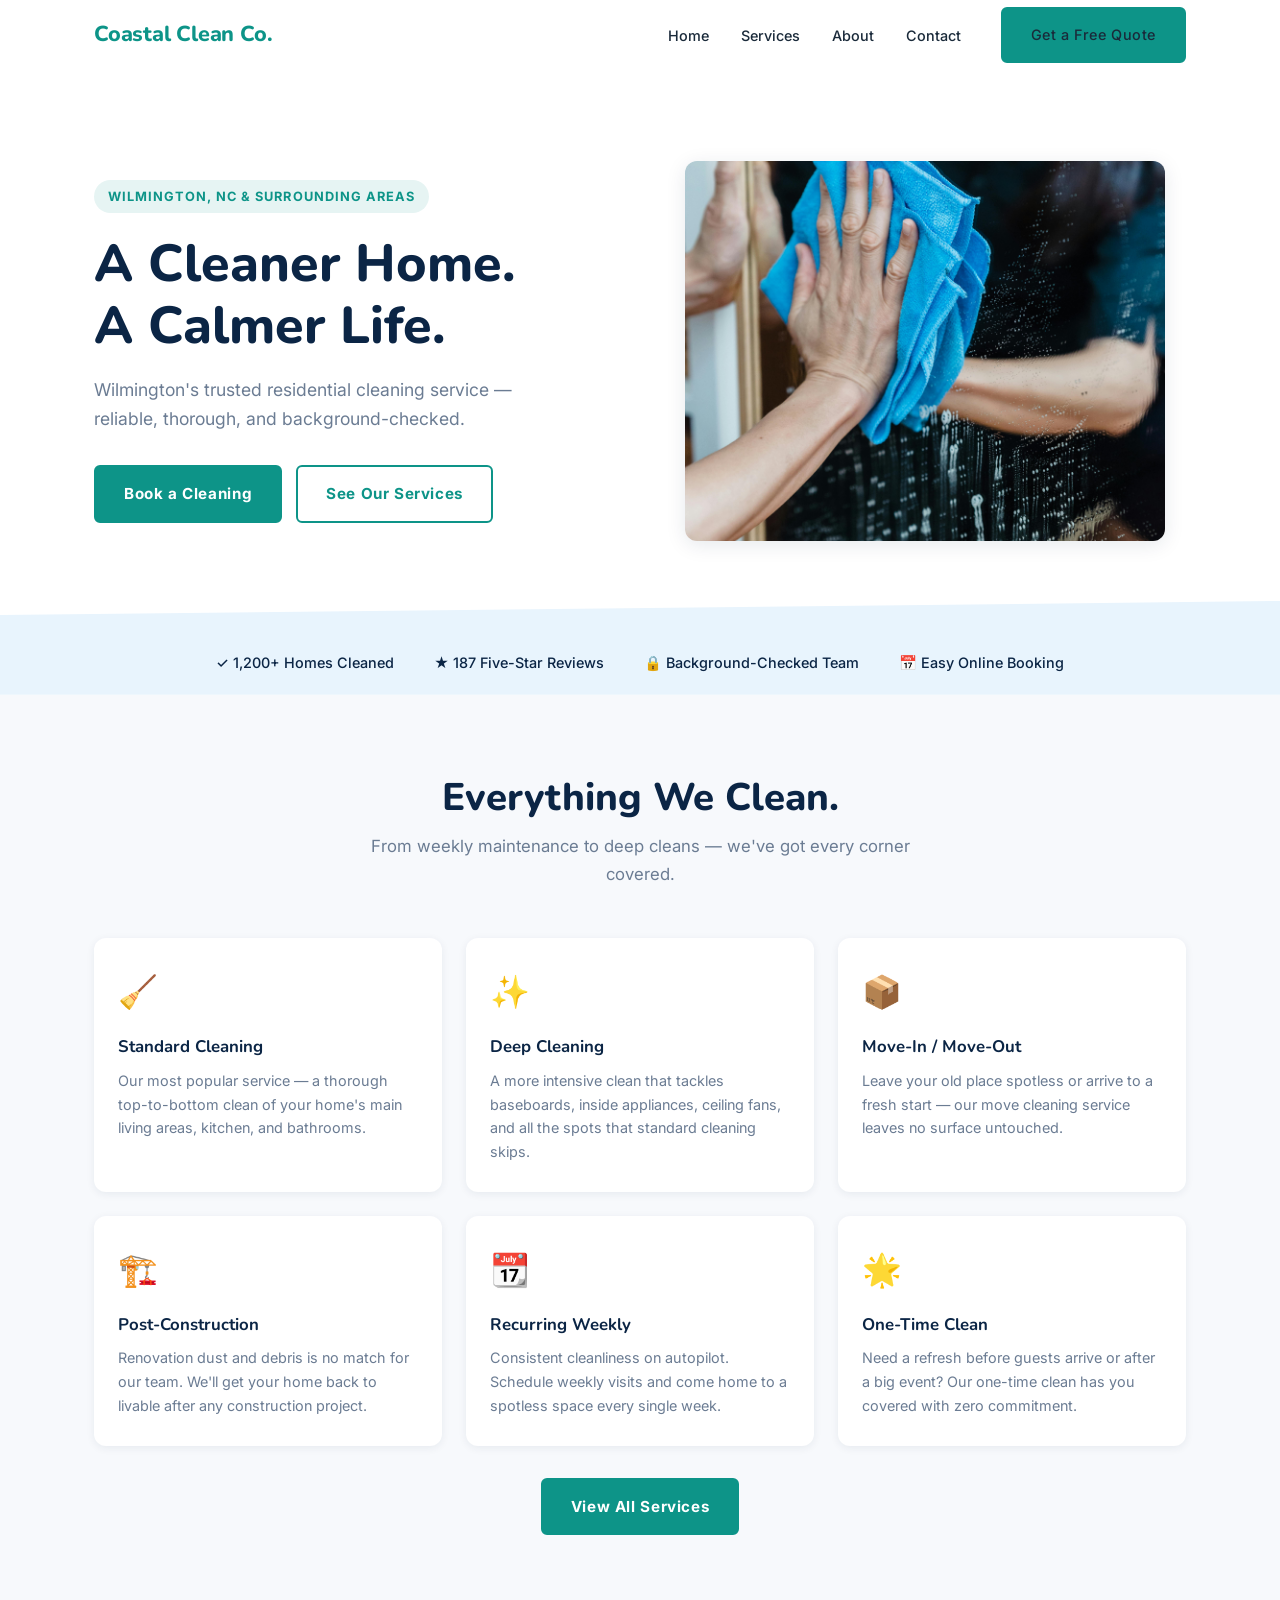
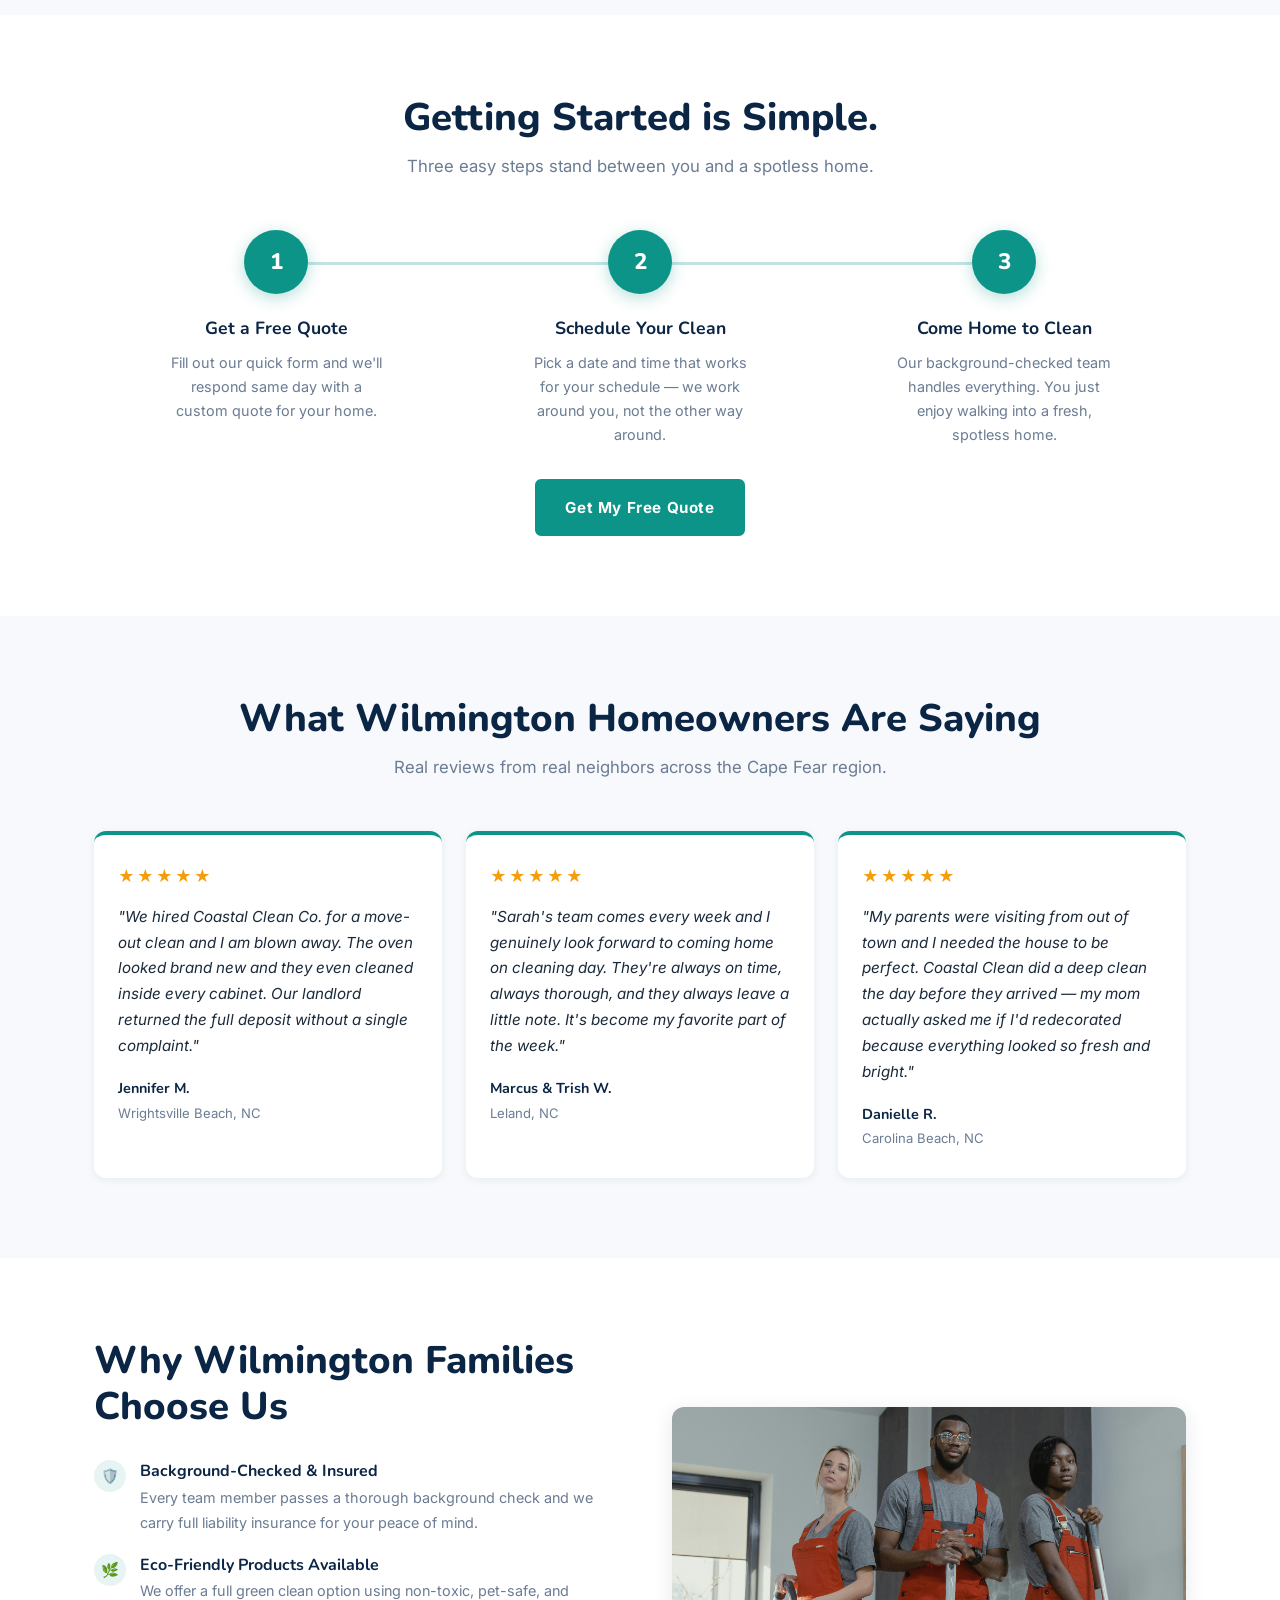
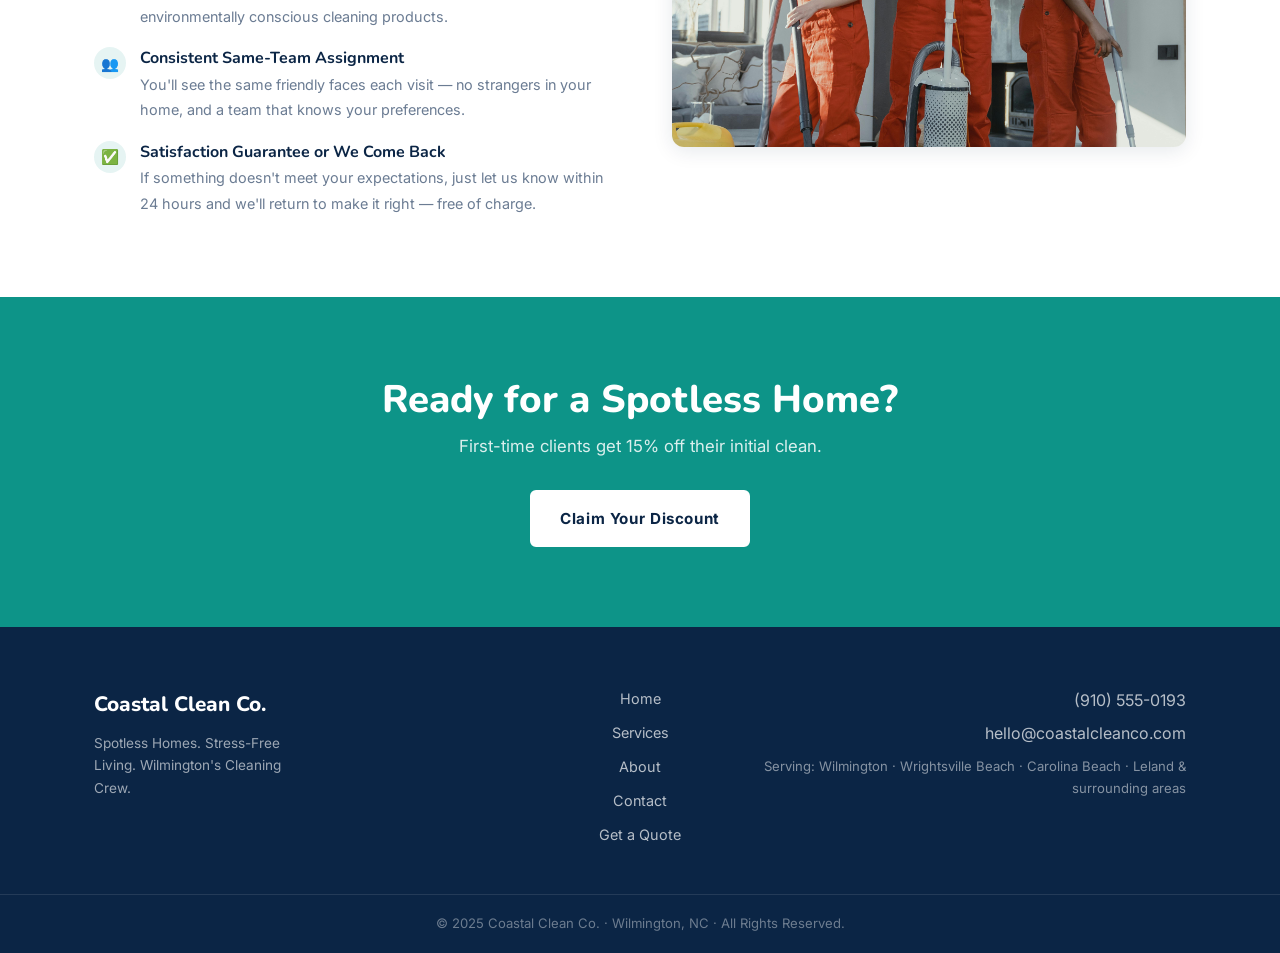
<file: index.html>
<!DOCTYPE html>
<html lang="en">
<head>
  <meta charset="UTF-8" />
  <meta name="viewport" content="width=device-width, initial-scale=1.0" />
  <meta name="description" content="Coastal Clean Co. — Wilmington's trusted residential cleaning service. Background-checked team, eco-friendly options, and a satisfaction guarantee. Book online today." />
  <title>Coastal Clean Co. | Wilmington's Residential Cleaning Service</title>
  <link rel="stylesheet" href="assets/css/style.css" />
  <link rel="preconnect" href="https://fonts.googleapis.com" />
  <link rel="preconnect" href="https://fonts.gstatic.com" crossorigin />
  <link href="https://fonts.googleapis.com/css2?family=Nunito:wght@700;800&family=Inter:wght@400;500&display=swap" rel="stylesheet" />
</head>
<body>

  <!-- ══════════════════════════════
       NAVBAR
  ══════════════════════════════ -->
  <header class="navbar" role="banner">
    <div class="container">
      <nav class="navbar__inner" aria-label="Main navigation">
        <a href="index.html" class="navbar__logo" aria-label="Coastal Clean Co. — Home">Coastal Clean Co.</a>

        <button class="navbar__hamburger" aria-label="Toggle navigation menu" aria-expanded="false" aria-controls="nav-links">
          <span></span><span></span><span></span>
        </button>

        <ul class="navbar__links" id="nav-links" role="list">
          <li><a href="index.html">Home</a></li>
          <li><a href="services.html">Services</a></li>
          <li><a href="about.html">About</a></li>
          <li><a href="contact.html">Contact</a></li>
          <li class="navbar__cta"><a href="contact.html" class="btn btn-primary">Get a Free Quote</a></li>
        </ul>
      </nav>
    </div>
  </header>

  <main>

    <!-- ══════════════════════════════
         HERO
    ══════════════════════════════ -->
    <section class="hero" aria-label="Hero">
      <div class="container">
        <div class="hero__inner">

          <!-- Left: Copy -->
          <div class="hero__content">
            <span class="hero__eyebrow">Wilmington, NC &amp; Surrounding Areas</span>
            <h1 class="hero__headline">A Cleaner Home.<br>A Calmer Life.</h1>
            <p class="hero__sub">Wilmington's trusted residential cleaning service — reliable, thorough, and background-checked.</p>
            <div class="hero__btns">
              <a href="contact.html" class="btn btn-primary">Book a Cleaning</a>
              <a href="services.html" class="btn btn-secondary">See Our Services</a>
            </div>
          </div>

          <!-- Right: Photo -->
          <img
            src="assets/images/hero-home.jpg"
            alt="Bright, clean living room — Coastal Clean Co."
            class="hero__image"
            width="480"
            height="380"
            loading="eager"
          />

        </div>
      </div>

      <!-- Trust bar -->
      <div class="trust-bar">
        <div class="container">
          <div class="trust-bar__inner">
            <span class="trust-bar__item">✓ 1,200+ Homes Cleaned</span>
            <span class="trust-bar__item">★ 187 Five-Star Reviews</span>
            <span class="trust-bar__item">🔒 Background-Checked Team</span>
            <span class="trust-bar__item">📅 Easy Online Booking</span>
          </div>
        </div>
      </div>
    </section>

    <!-- ══════════════════════════════
         SERVICES STRIP
    ══════════════════════════════ -->
    <section class="section section--gray" aria-labelledby="services-heading">
      <div class="container">
        <div class="section__header">
          <h2 id="services-heading">Everything We Clean.</h2>
          <p>From weekly maintenance to deep cleans — we've got every corner covered.</p>
        </div>

        <div class="services-grid">

          <article class="service-card">
            <div class="service-card__icon">🧹</div>
            <div class="service-card__name">Standard Cleaning</div>
            <p class="service-card__desc">Our most popular service — a thorough top-to-bottom clean of your home's main living areas, kitchen, and bathrooms.</p>
          </article>

          <article class="service-card">
            <div class="service-card__icon">✨</div>
            <div class="service-card__name">Deep Cleaning</div>
            <p class="service-card__desc">A more intensive clean that tackles baseboards, inside appliances, ceiling fans, and all the spots that standard cleaning skips.</p>
          </article>

          <article class="service-card">
            <div class="service-card__icon">📦</div>
            <div class="service-card__name">Move-In / Move-Out</div>
            <p class="service-card__desc">Leave your old place spotless or arrive to a fresh start — our move cleaning service leaves no surface untouched.</p>
          </article>

          <article class="service-card">
            <div class="service-card__icon">🏗️</div>
            <div class="service-card__name">Post-Construction</div>
            <p class="service-card__desc">Renovation dust and debris is no match for our team. We'll get your home back to livable after any construction project.</p>
          </article>

          <article class="service-card">
            <div class="service-card__icon">📆</div>
            <div class="service-card__name">Recurring Weekly</div>
            <p class="service-card__desc">Consistent cleanliness on autopilot. Schedule weekly visits and come home to a spotless space every single week.</p>
          </article>

          <article class="service-card">
            <div class="service-card__icon">🌟</div>
            <div class="service-card__name">One-Time Clean</div>
            <p class="service-card__desc">Need a refresh before guests arrive or after a big event? Our one-time clean has you covered with zero commitment.</p>
          </article>

        </div>

        <div class="text-center mt-32">
          <a href="services.html" class="btn btn-primary">View All Services</a>
        </div>
      </div>
    </section>

    <!-- ══════════════════════════════
         HOW IT WORKS
    ══════════════════════════════ -->
    <section class="section" aria-labelledby="how-heading">
      <div class="container">
        <div class="section__header">
          <h2 id="how-heading">Getting Started is Simple.</h2>
          <p>Three easy steps stand between you and a spotless home.</p>
        </div>

        <div class="steps">
          <div class="step">
            <div class="step__circle" aria-hidden="true">1</div>
            <div>
              <div class="step__title">Get a Free Quote</div>
              <p class="step__desc">Fill out our quick form and we'll respond same day with a custom quote for your home.</p>
            </div>
          </div>

          <div class="step">
            <div class="step__circle" aria-hidden="true">2</div>
            <div>
              <div class="step__title">Schedule Your Clean</div>
              <p class="step__desc">Pick a date and time that works for your schedule — we work around you, not the other way around.</p>
            </div>
          </div>

          <div class="step">
            <div class="step__circle" aria-hidden="true">3</div>
            <div>
              <div class="step__title">Come Home to Clean</div>
              <p class="step__desc">Our background-checked team handles everything. You just enjoy walking into a fresh, spotless home.</p>
            </div>
          </div>
        </div>

        <div class="text-center mt-32">
          <a href="contact.html" class="btn btn-primary">Get My Free Quote</a>
        </div>
      </div>
    </section>

    <!-- ══════════════════════════════
         TESTIMONIALS
    ══════════════════════════════ -->
    <section class="section section--gray" aria-labelledby="reviews-heading">
      <div class="container">
        <div class="section__header">
          <h2 id="reviews-heading">What Wilmington Homeowners Are Saying</h2>
          <p>Real reviews from real neighbors across the Cape Fear region.</p>
        </div>

        <div class="testimonials-grid">

          <article class="testimonial-card">
            <div class="testimonial-card__stars" aria-label="5 out of 5 stars">★★★★★</div>
            <p class="testimonial-card__quote">"We hired Coastal Clean Co. for a move-out clean and I am blown away. The oven looked brand new and they even cleaned inside every cabinet. Our landlord returned the full deposit without a single complaint."</p>
            <div class="testimonial-card__author">Jennifer M.</div>
            <div class="testimonial-card__location">Wrightsville Beach, NC</div>
          </article>

          <article class="testimonial-card">
            <div class="testimonial-card__stars" aria-label="5 out of 5 stars">★★★★★</div>
            <p class="testimonial-card__quote">"Sarah's team comes every week and I genuinely look forward to coming home on cleaning day. They're always on time, always thorough, and they always leave a little note. It's become my favorite part of the week."</p>
            <div class="testimonial-card__author">Marcus &amp; Trish W.</div>
            <div class="testimonial-card__location">Leland, NC</div>
          </article>

          <article class="testimonial-card">
            <div class="testimonial-card__stars" aria-label="5 out of 5 stars">★★★★★</div>
            <p class="testimonial-card__quote">"My parents were visiting from out of town and I needed the house to be perfect. Coastal Clean did a deep clean the day before they arrived — my mom actually asked me if I'd redecorated because everything looked so fresh and bright."</p>
            <div class="testimonial-card__author">Danielle R.</div>
            <div class="testimonial-card__location">Carolina Beach, NC</div>
          </article>

        </div>
      </div>
    </section>

    <!-- ══════════════════════════════
         TRUST SECTION
    ══════════════════════════════ -->
    <section class="section" aria-labelledby="trust-heading">
      <div class="container">
        <div class="trust-section__inner">

          <!-- Left: Trust points -->
          <div>
            <h2 id="trust-heading" class="trust-section__headline">Why Wilmington Families Choose Us</h2>
            <div class="trust-points">

              <div class="trust-point">
                <div class="trust-point__icon" aria-hidden="true">🛡️</div>
                <div class="trust-point__text">
                  <strong>Background-Checked &amp; Insured</strong>
                  <span>Every team member passes a thorough background check and we carry full liability insurance for your peace of mind.</span>
                </div>
              </div>

              <div class="trust-point">
                <div class="trust-point__icon" aria-hidden="true">🌿</div>
                <div class="trust-point__text">
                  <strong>Eco-Friendly Products Available</strong>
                  <span>We offer a full green clean option using non-toxic, pet-safe, and environmentally conscious cleaning products.</span>
                </div>
              </div>

              <div class="trust-point">
                <div class="trust-point__icon" aria-hidden="true">👥</div>
                <div class="trust-point__text">
                  <strong>Consistent Same-Team Assignment</strong>
                  <span>You'll see the same friendly faces each visit — no strangers in your home, and a team that knows your preferences.</span>
                </div>
              </div>

              <div class="trust-point">
                <div class="trust-point__icon" aria-hidden="true">✅</div>
                <div class="trust-point__text">
                  <strong>Satisfaction Guarantee or We Come Back</strong>
                  <span>If something doesn't meet your expectations, just let us know within 24 hours and we'll return to make it right — free of charge.</span>
                </div>
              </div>

            </div>
          </div>

          <!-- Right: Photo -->
          <img
            src="assets/images/team-cleaning.jpg"
            alt="Coastal Clean Co. cleaning team at work"
            class="trust-section__image"
            width="540"
            height="340"
            loading="lazy"
          />

        </div>
      </div>
    </section>

    <!-- ══════════════════════════════
         CTA BANNER
    ══════════════════════════════ -->
    <section class="cta-banner" aria-label="Call to action">
      <div class="container">
        <h2>Ready for a Spotless Home?</h2>
        <p>First-time clients get 15% off their initial clean.</p>
        <a href="contact.html" class="btn btn-white">Claim Your Discount</a>
      </div>
    </section>

  </main>

  <!-- ══════════════════════════════
       FOOTER
  ══════════════════════════════ -->
  <footer class="footer" role="contentinfo">
    <div class="container">
      <div class="footer__inner">

        <div class="footer__brand">
          <div class="footer__logo">Coastal Clean Co.</div>
          <p class="footer__tagline">Spotless Homes. Stress-Free Living. Wilmington's Cleaning Crew.</p>
        </div>

        <nav class="footer__nav" aria-label="Footer navigation">
          <a href="index.html">Home</a>
          <a href="services.html">Services</a>
          <a href="about.html">About</a>
          <a href="contact.html">Contact</a>
          <a href="contact.html">Get a Quote</a>
        </nav>

        <div class="footer__contact">
          <p><a href="tel:+19105550193">(910) 555-0193</a></p>
          <p><a href="mailto:hello@coastalcleanco.com">hello@coastalcleanco.com</a></p>
          <p class="footer__areas">Serving: Wilmington · Wrightsville Beach · Carolina Beach · Leland &amp; surrounding areas</p>
        </div>

      </div>
    </div>
    <div class="footer__bottom">
      <div class="container">
        &copy; 2025 Coastal Clean Co. &middot; Wilmington, NC &middot; All Rights Reserved.
      </div>
    </div>
  </footer>

  <script src="assets/js/main.js"></script>
</body>
</html>
</file>
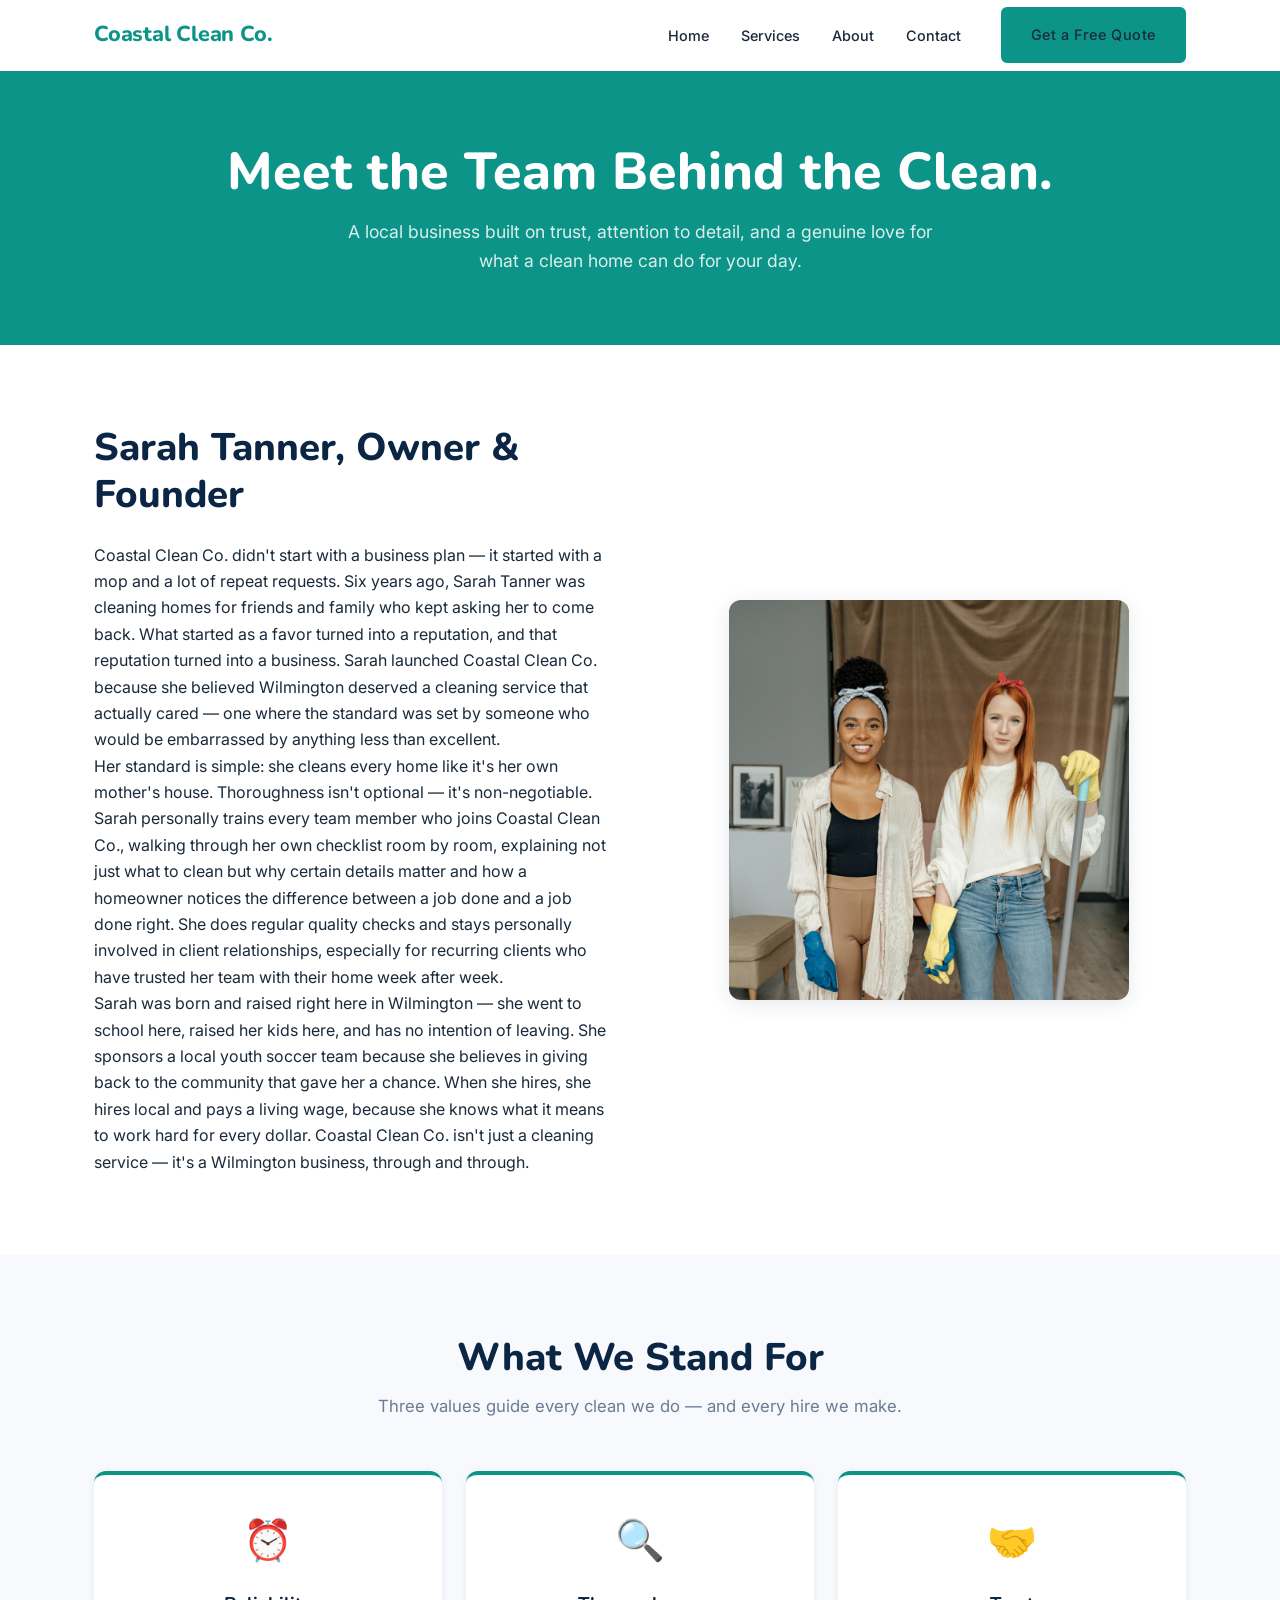
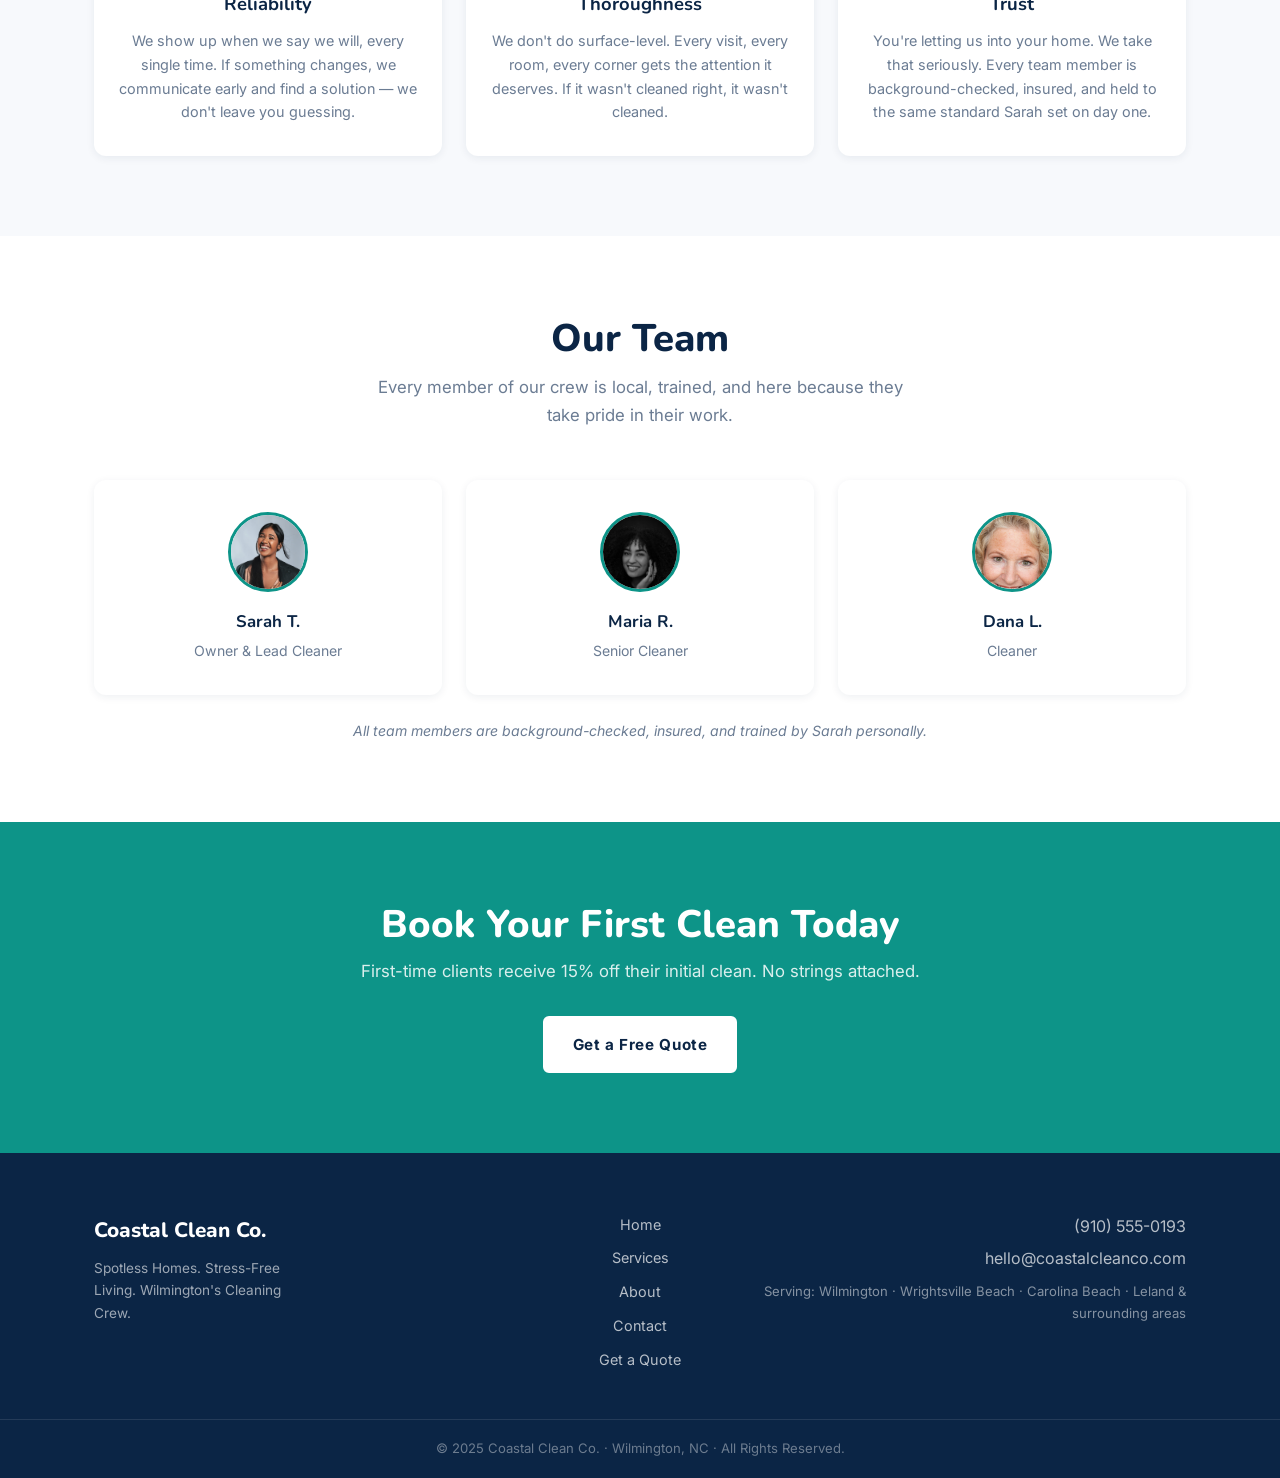
<file: about.html>
<!DOCTYPE html>
<html lang="en">
<head>
  <meta charset="UTF-8" />
  <meta name="viewport" content="width=device-width, initial-scale=1.0" />
  <meta name="description" content="Meet Sarah Tanner and the Coastal Clean Co. team — Wilmington's trusted residential cleaning crew. Background-checked, locally owned, and community-driven." />
  <title>About Us | Coastal Clean Co. — Wilmington, NC</title>
  <link rel="stylesheet" href="assets/css/style.css" />
  <link rel="preconnect" href="https://fonts.googleapis.com" />
  <link rel="preconnect" href="https://fonts.gstatic.com" crossorigin />
  <link href="https://fonts.googleapis.com/css2?family=Nunito:wght@700;800&family=Inter:wght@400;500&display=swap" rel="stylesheet" />
</head>
<body>

  <!-- ══════════════════════════════
       NAVBAR
  ══════════════════════════════ -->
  <header class="navbar" role="banner">
    <div class="container">
      <nav class="navbar__inner" aria-label="Main navigation">
        <a href="index.html" class="navbar__logo" aria-label="Coastal Clean Co. — Home">Coastal Clean Co.</a>

        <button class="navbar__hamburger" aria-label="Toggle navigation menu" aria-expanded="false" aria-controls="nav-links">
          <span></span><span></span><span></span>
        </button>

        <ul class="navbar__links" id="nav-links" role="list">
          <li><a href="index.html">Home</a></li>
          <li><a href="services.html">Services</a></li>
          <li><a href="about.html">About</a></li>
          <li><a href="contact.html">Contact</a></li>
          <li class="navbar__cta"><a href="contact.html" class="btn btn-primary">Get a Free Quote</a></li>
        </ul>
      </nav>
    </div>
  </header>

  <main>

    <!-- ══════════════════════════════
         PAGE HERO
    ══════════════════════════════ -->
    <section class="page-hero" aria-label="About hero">
      <div class="container">
        <h1>Meet the Team Behind the Clean.</h1>
        <p>A local business built on trust, attention to detail, and a genuine love for what a clean home can do for your day.</p>
      </div>
    </section>

    <!-- ══════════════════════════════
         OWNER BIO
    ══════════════════════════════ -->
    <section class="bio-section" aria-labelledby="bio-heading">
      <div class="container">
        <div class="bio-section__inner">

          <!-- Left: Bio copy -->
          <div>
            <h2 id="bio-heading" style="margin-bottom: 24px;">Sarah Tanner, Owner &amp; Founder</h2>

            <p>Coastal Clean Co. didn't start with a business plan — it started with a mop and a lot of repeat requests. Six years ago, Sarah Tanner was cleaning homes for friends and family who kept asking her to come back. What started as a favor turned into a reputation, and that reputation turned into a business. Sarah launched Coastal Clean Co. because she believed Wilmington deserved a cleaning service that actually cared — one where the standard was set by someone who would be embarrassed by anything less than excellent.</p>

            <p>Her standard is simple: she cleans every home like it's her own mother's house. Thoroughness isn't optional — it's non-negotiable. Sarah personally trains every team member who joins Coastal Clean Co., walking through her own checklist room by room, explaining not just what to clean but why certain details matter and how a homeowner notices the difference between a job done and a job done right. She does regular quality checks and stays personally involved in client relationships, especially for recurring clients who have trusted her team with their home week after week.</p>

            <p>Sarah was born and raised right here in Wilmington — she went to school here, raised her kids here, and has no intention of leaving. She sponsors a local youth soccer team because she believes in giving back to the community that gave her a chance. When she hires, she hires local and pays a living wage, because she knows what it means to work hard for every dollar. Coastal Clean Co. isn't just a cleaning service — it's a Wilmington business, through and through.</p>
          </div>

          <!-- Right: Photo -->
          <img
            src="assets/images/sarah-tanner.jpg"
            alt="Sarah Tanner, Owner and Founder of Coastal Clean Co."
            class="bio-section__image"
            width="400"
            height="400"
            loading="lazy"
          />

        </div>
      </div>
    </section>

    <!-- ══════════════════════════════
         VALUES
    ══════════════════════════════ -->
    <section class="section section--gray" aria-labelledby="values-heading">
      <div class="container">
        <div class="section__header">
          <h2 id="values-heading">What We Stand For</h2>
          <p>Three values guide every clean we do — and every hire we make.</p>
        </div>

        <div class="values-grid">

          <article class="value-card">
            <div class="value-card__icon" aria-hidden="true">⏰</div>
            <div class="value-card__title">Reliability</div>
            <p class="value-card__desc">We show up when we say we will, every single time. If something changes, we communicate early and find a solution — we don't leave you guessing.</p>
          </article>

          <article class="value-card">
            <div class="value-card__icon" aria-hidden="true">🔍</div>
            <div class="value-card__title">Thoroughness</div>
            <p class="value-card__desc">We don't do surface-level. Every visit, every room, every corner gets the attention it deserves. If it wasn't cleaned right, it wasn't cleaned.</p>
          </article>

          <article class="value-card">
            <div class="value-card__icon" aria-hidden="true">🤝</div>
            <div class="value-card__title">Trust</div>
            <p class="value-card__desc">You're letting us into your home. We take that seriously. Every team member is background-checked, insured, and held to the same standard Sarah set on day one.</p>
          </article>

        </div>
      </div>
    </section>

    <!-- ══════════════════════════════
         TEAM
    ══════════════════════════════ -->
    <section class="section" aria-labelledby="team-heading">
      <div class="container">
        <div class="section__header">
          <h2 id="team-heading">Our Team</h2>
          <p>Every member of our crew is local, trained, and here because they take pride in their work.</p>
        </div>

        <div class="team-grid">

          <article class="team-card">
            <img src="assets/images/team-sarah.jpg" alt="Sarah T." class="team-card__avatar" width="80" height="80" loading="lazy" />
            <div class="team-card__name">Sarah T.</div>
            <div class="team-card__role">Owner &amp; Lead Cleaner</div>
          </article>

          <article class="team-card">
            <img src="assets/images/team-maria.jpg" alt="Maria R." class="team-card__avatar" width="80" height="80" loading="lazy" />
            <div class="team-card__name">Maria R.</div>
            <div class="team-card__role">Senior Cleaner</div>
          </article>

          <article class="team-card">
            <img src="assets/images/team-dana.jpg" alt="Dana L." class="team-card__avatar" width="80" height="80" loading="lazy" />
            <div class="team-card__name">Dana L.</div>
            <div class="team-card__role">Cleaner</div>
          </article>

        </div>

        <p class="team-note">All team members are background-checked, insured, and trained by Sarah personally.</p>
      </div>
    </section>

    <!-- ══════════════════════════════
         CTA BANNER
    ══════════════════════════════ -->
    <section class="cta-banner" aria-label="Call to action">
      <div class="container">
        <h2>Book Your First Clean Today</h2>
        <p>First-time clients receive 15% off their initial clean. No strings attached.</p>
        <a href="contact.html" class="btn btn-white">Get a Free Quote</a>
      </div>
    </section>

  </main>

  <!-- ══════════════════════════════
       FOOTER
  ══════════════════════════════ -->
  <footer class="footer" role="contentinfo">
    <div class="container">
      <div class="footer__inner">

        <div class="footer__brand">
          <div class="footer__logo">Coastal Clean Co.</div>
          <p class="footer__tagline">Spotless Homes. Stress-Free Living. Wilmington's Cleaning Crew.</p>
        </div>

        <nav class="footer__nav" aria-label="Footer navigation">
          <a href="index.html">Home</a>
          <a href="services.html">Services</a>
          <a href="about.html">About</a>
          <a href="contact.html">Contact</a>
          <a href="contact.html">Get a Quote</a>
        </nav>

        <div class="footer__contact">
          <p><a href="tel:+19105550193">(910) 555-0193</a></p>
          <p><a href="mailto:hello@coastalcleanco.com">hello@coastalcleanco.com</a></p>
          <p class="footer__areas">Serving: Wilmington · Wrightsville Beach · Carolina Beach · Leland &amp; surrounding areas</p>
        </div>

      </div>
    </div>
    <div class="footer__bottom">
      <div class="container">
        &copy; 2025 Coastal Clean Co. &middot; Wilmington, NC &middot; All Rights Reserved.
      </div>
    </div>
  </footer>

  <script src="assets/js/main.js"></script>
</body>
</html>
</file>
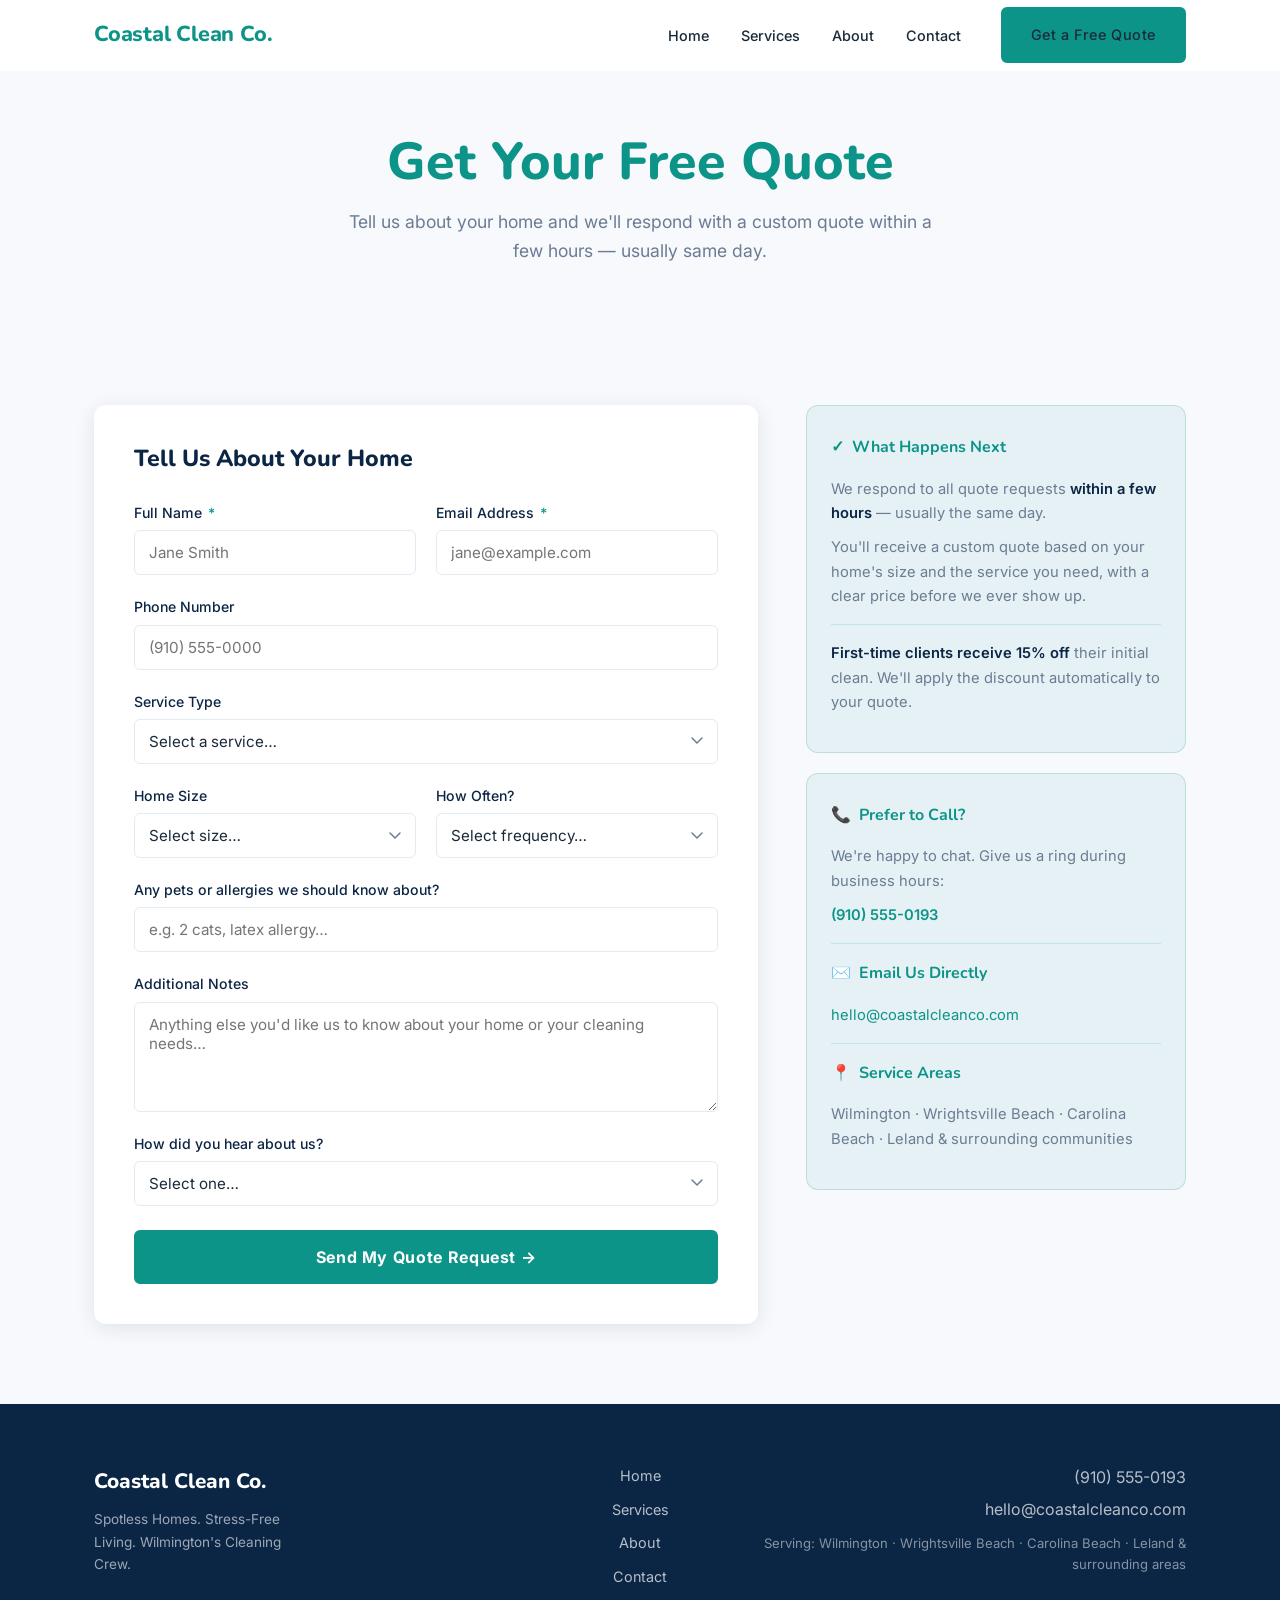
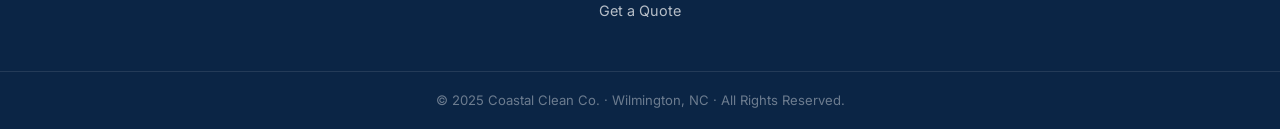
<file: contact.html>
<!DOCTYPE html>
<html lang="en">
<head>
  <meta charset="UTF-8" />
  <meta name="viewport" content="width=device-width, initial-scale=1.0" />
  <meta name="description" content="Get a free cleaning quote from Coastal Clean Co. in Wilmington, NC. Tell us about your home and we'll respond same day with custom pricing." />
  <title>Get a Free Quote | Coastal Clean Co. — Wilmington, NC</title>
  <link rel="stylesheet" href="assets/css/style.css" />
  <link rel="preconnect" href="https://fonts.googleapis.com" />
  <link rel="preconnect" href="https://fonts.gstatic.com" crossorigin />
  <link href="https://fonts.googleapis.com/css2?family=Nunito:wght@700;800&family=Inter:wght@400;500&display=swap" rel="stylesheet" />
</head>
<body>

  <!-- ══════════════════════════════
       NAVBAR
  ══════════════════════════════ -->
  <header class="navbar" role="banner">
    <div class="container">
      <nav class="navbar__inner" aria-label="Main navigation">
        <a href="index.html" class="navbar__logo" aria-label="Coastal Clean Co. — Home">Coastal Clean Co.</a>

        <button class="navbar__hamburger" aria-label="Toggle navigation menu" aria-expanded="false" aria-controls="nav-links">
          <span></span><span></span><span></span>
        </button>

        <ul class="navbar__links" id="nav-links" role="list">
          <li><a href="index.html">Home</a></li>
          <li><a href="services.html">Services</a></li>
          <li><a href="about.html">About</a></li>
          <li><a href="contact.html">Contact</a></li>
          <li class="navbar__cta"><a href="contact.html" class="btn btn-primary">Get a Free Quote</a></li>
        </ul>
      </nav>
    </div>
  </header>

  <main>

    <!-- ══════════════════════════════
         PAGE HERO
    ══════════════════════════════ -->
    <section class="page-hero page-hero--gray" aria-label="Contact hero">
      <div class="container">
        <h1>Get Your Free Quote</h1>
        <p>Tell us about your home and we'll respond with a custom quote within a few hours — usually same day.</p>
      </div>
    </section>

    <!-- ══════════════════════════════
         CONTACT LAYOUT
    ══════════════════════════════ -->
    <section class="contact-layout" aria-label="Contact form and info">
      <div class="container">
        <div class="contact-layout__inner">

          <!-- Quote Form -->
          <div class="contact-form-wrap">
            <h2 style="margin-bottom: 28px; font-size: 1.45rem;">Tell Us About Your Home</h2>

            <form
              action="https://api.web3forms.com/submit"
              method="POST"
              id="quote-form"
              novalidate
            >
              <!-- Web3Forms required fields -->
              <input type="hidden" name="access_key" value="REPLACE_WITH_WEB3FORMS_KEY" />
              <input type="hidden" name="subject" value="New Quote Request — Coastal Clean Co." />
              <input type="hidden" name="redirect" value="thanks.html" />
              <!-- Honeypot anti-spam -->
              <input type="checkbox" name="botcheck" style="display:none;" tabindex="-1" autocomplete="off" />

              <!-- Name + Email -->
              <div class="form-row">
                <div class="form-group">
                  <label for="name">Full Name <span class="required" aria-hidden="true">*</span></label>
                  <input
                    type="text"
                    id="name"
                    name="name"
                    placeholder="Jane Smith"
                    required
                    autocomplete="name"
                  />
                </div>
                <div class="form-group">
                  <label for="email">Email Address <span class="required" aria-hidden="true">*</span></label>
                  <input
                    type="email"
                    id="email"
                    name="email"
                    placeholder="jane@example.com"
                    required
                    autocomplete="email"
                  />
                </div>
              </div>

              <!-- Phone -->
              <div class="form-group">
                <label for="phone">Phone Number</label>
                <input
                  type="tel"
                  id="phone"
                  name="phone"
                  placeholder="(910) 555-0000"
                  autocomplete="tel"
                />
              </div>

              <!-- Service type -->
              <div class="form-group">
                <label for="service">Service Type</label>
                <select id="service" name="service_type">
                  <option value="" disabled selected>Select a service…</option>
                  <option value="Standard Cleaning">Standard Cleaning</option>
                  <option value="Deep Cleaning">Deep Cleaning</option>
                  <option value="Move-In / Move-Out">Move-In / Move-Out</option>
                  <option value="Post-Construction">Post-Construction</option>
                  <option value="Recurring Weekly">Recurring Weekly</option>
                  <option value="One-Time Clean">One-Time Clean</option>
                  <option value="Not Sure">Not Sure — Help Me Decide</option>
                </select>
              </div>

              <!-- Home size + Frequency -->
              <div class="form-row">
                <div class="form-group">
                  <label for="home-size">Home Size</label>
                  <select id="home-size" name="home_size">
                    <option value="" disabled selected>Select size…</option>
                    <option value="Studio / 1BR">Studio / 1 Bedroom</option>
                    <option value="2BR">2 Bedrooms</option>
                    <option value="3BR">3 Bedrooms</option>
                    <option value="4BR">4 Bedrooms</option>
                    <option value="5BR+">5+ Bedrooms</option>
                  </select>
                </div>
                <div class="form-group">
                  <label for="frequency">How Often?</label>
                  <select id="frequency" name="frequency">
                    <option value="" disabled selected>Select frequency…</option>
                    <option value="One-time">One-time</option>
                    <option value="Weekly">Weekly</option>
                    <option value="Bi-weekly">Bi-weekly</option>
                    <option value="Monthly">Monthly</option>
                  </select>
                </div>
              </div>

              <!-- Pets / allergies -->
              <div class="form-group">
                <label for="pets">Any pets or allergies we should know about?</label>
                <input
                  type="text"
                  id="pets"
                  name="pets_allergies"
                  placeholder="e.g. 2 cats, latex allergy…"
                />
              </div>

              <!-- Additional notes -->
              <div class="form-group">
                <label for="notes">Additional Notes</label>
                <textarea
                  id="notes"
                  name="notes"
                  placeholder="Anything else you'd like us to know about your home or your cleaning needs…"
                ></textarea>
              </div>

              <!-- How did you hear -->
              <div class="form-group">
                <label for="referral">How did you hear about us?</label>
                <select id="referral" name="referral_source">
                  <option value="" disabled selected>Select one…</option>
                  <option value="Google">Google</option>
                  <option value="Facebook">Facebook</option>
                  <option value="Nextdoor">Nextdoor</option>
                  <option value="Friend Referral">Friend Referral</option>
                  <option value="Other">Other</option>
                </select>
              </div>

              <div class="form-submit">
                <button type="submit" class="btn btn-primary">Send My Quote Request →</button>
              </div>

            </form>
          </div>

          <!-- Sidebar info -->
          <aside aria-label="Quick contact info">

            <div class="contact-info-box">
              <div class="contact-info-box__title">
                <span aria-hidden="true">✓</span> What Happens Next
              </div>
              <p>We respond to all quote requests <strong>within a few hours</strong> — usually the same day.</p>
              <p>You'll receive a custom quote based on your home's size and the service you need, with a clear price before we ever show up.</p>
              <hr class="divider" />
              <p><strong>First-time clients receive 15% off</strong> their initial clean. We'll apply the discount automatically to your quote.</p>
            </div>

            <div class="contact-info-box" style="margin-top: 20px;">
              <div class="contact-info-box__title">
                <span aria-hidden="true">📞</span> Prefer to Call?
              </div>
              <p>We're happy to chat. Give us a ring during business hours:</p>
              <p><strong><a href="tel:+19105550193">(910) 555-0193</a></strong></p>
              <hr class="divider" />
              <div class="contact-info-box__title" style="margin-top: 0;">
                <span aria-hidden="true">✉️</span> Email Us Directly
              </div>
              <p><a href="mailto:hello@coastalcleanco.com">hello@coastalcleanco.com</a></p>
              <hr class="divider" />
              <div class="contact-info-box__title" style="margin-top: 0;">
                <span aria-hidden="true">📍</span> Service Areas
              </div>
              <p>Wilmington · Wrightsville Beach · Carolina Beach · Leland &amp; surrounding communities</p>
            </div>

          </aside>

        </div>
      </div>
    </section>

  </main>

  <!-- ══════════════════════════════
       FOOTER
  ══════════════════════════════ -->
  <footer class="footer" role="contentinfo">
    <div class="container">
      <div class="footer__inner">

        <div class="footer__brand">
          <div class="footer__logo">Coastal Clean Co.</div>
          <p class="footer__tagline">Spotless Homes. Stress-Free Living. Wilmington's Cleaning Crew.</p>
        </div>

        <nav class="footer__nav" aria-label="Footer navigation">
          <a href="index.html">Home</a>
          <a href="services.html">Services</a>
          <a href="about.html">About</a>
          <a href="contact.html">Contact</a>
          <a href="contact.html">Get a Quote</a>
        </nav>

        <div class="footer__contact">
          <p><a href="tel:+19105550193">(910) 555-0193</a></p>
          <p><a href="mailto:hello@coastalcleanco.com">hello@coastalcleanco.com</a></p>
          <p class="footer__areas">Serving: Wilmington · Wrightsville Beach · Carolina Beach · Leland &amp; surrounding areas</p>
        </div>

      </div>
    </div>
    <div class="footer__bottom">
      <div class="container">
        &copy; 2025 Coastal Clean Co. &middot; Wilmington, NC &middot; All Rights Reserved.
      </div>
    </div>
  </footer>

  <script src="assets/js/main.js"></script>
</body>
</html>
</file>
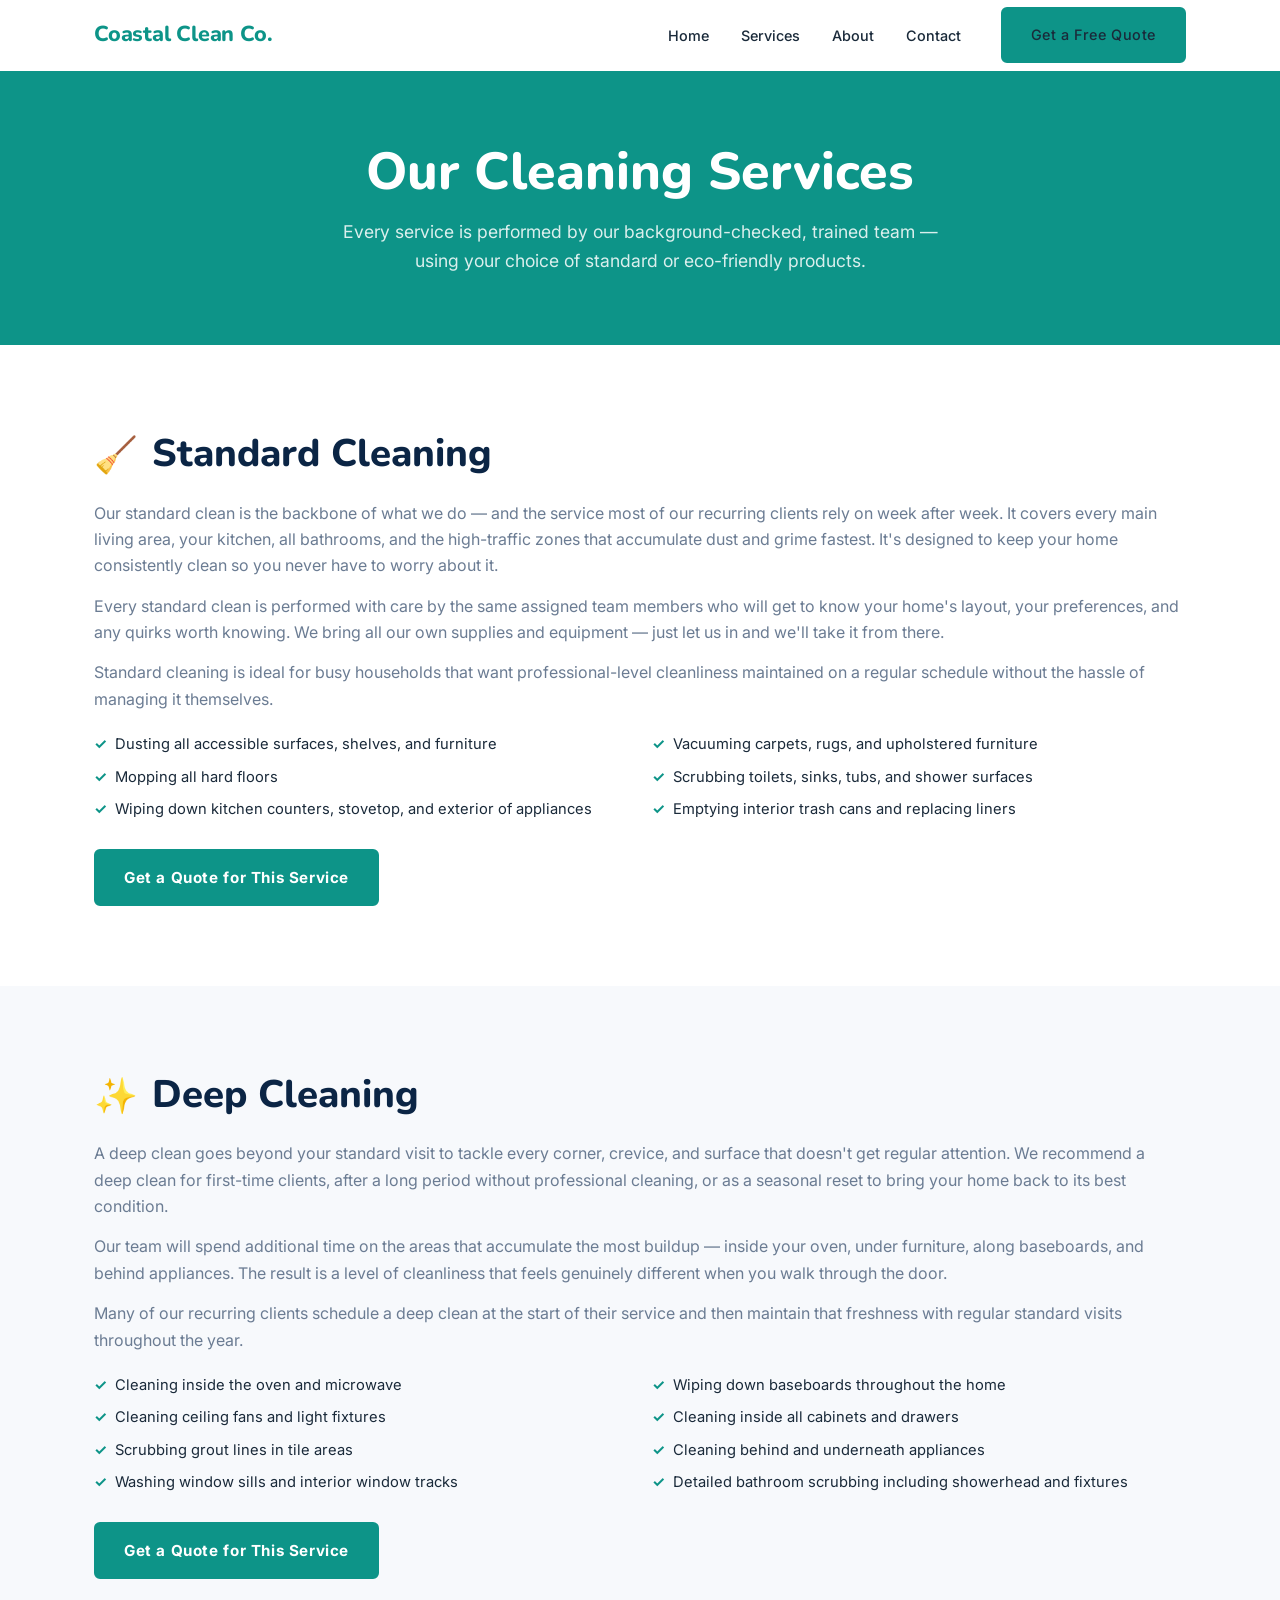
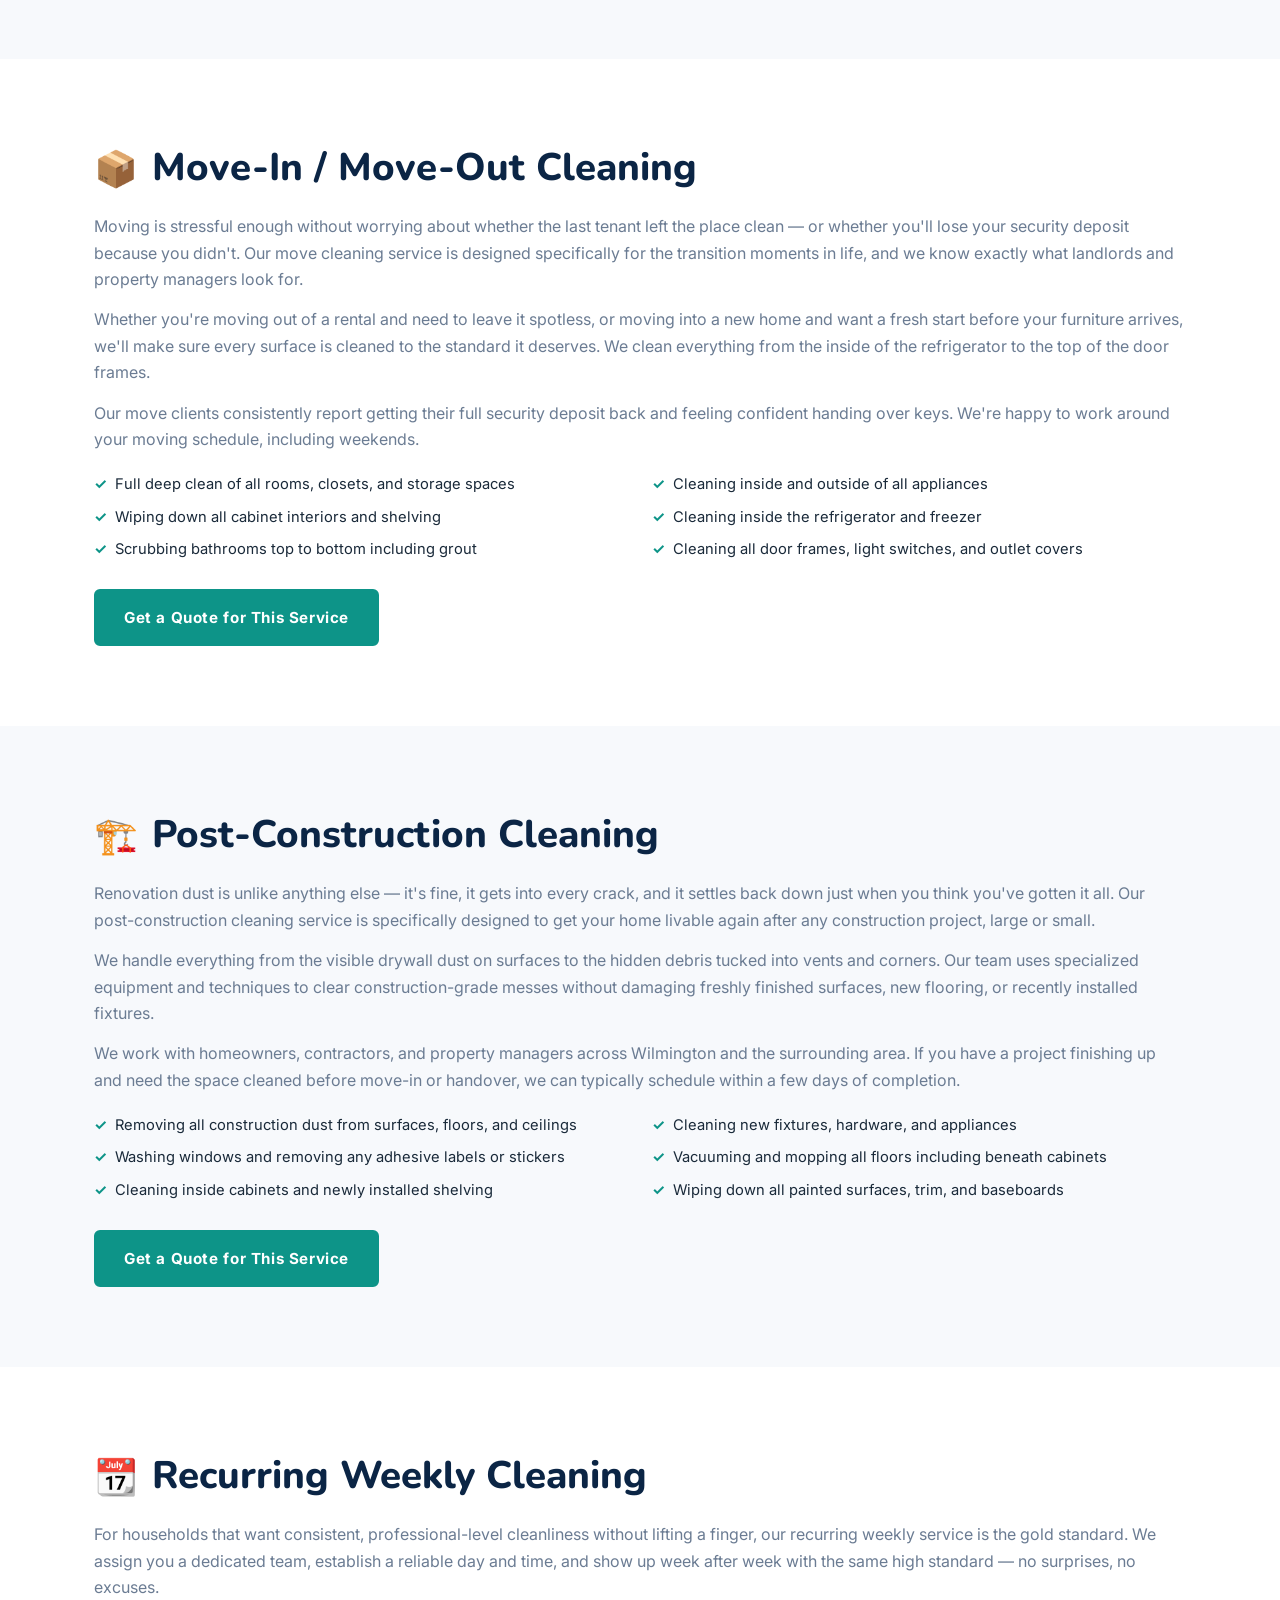
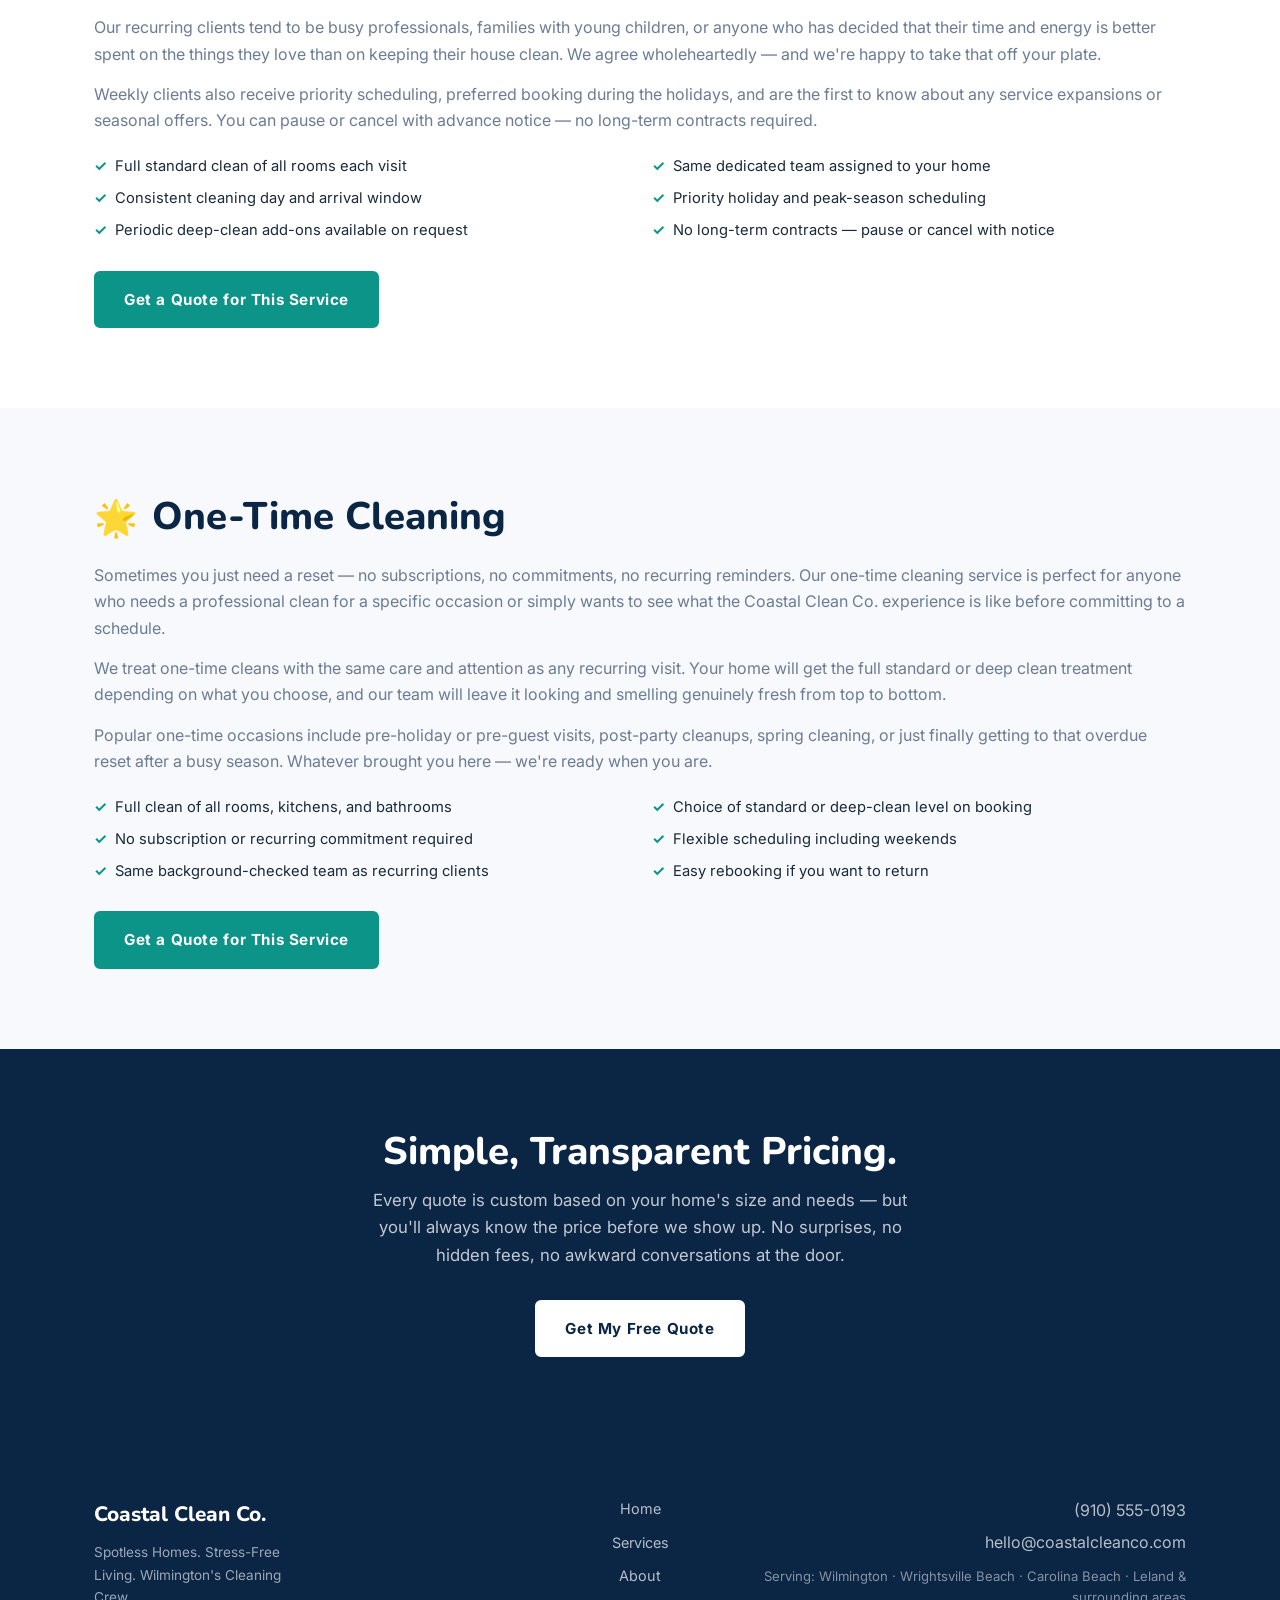
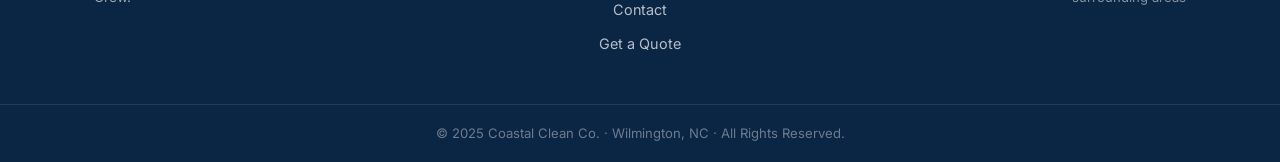
<file: services.html>
<!DOCTYPE html>
<html lang="en">
<head>
  <meta charset="UTF-8" />
  <meta name="viewport" content="width=device-width, initial-scale=1.0" />
  <meta name="description" content="Coastal Clean Co. offers standard cleaning, deep cleaning, move-in/move-out, post-construction, recurring, and one-time cleaning services in Wilmington, NC." />
  <title>Our Services | Coastal Clean Co. — Wilmington, NC</title>
  <link rel="stylesheet" href="assets/css/style.css" />
  <link rel="preconnect" href="https://fonts.googleapis.com" />
  <link rel="preconnect" href="https://fonts.gstatic.com" crossorigin />
  <link href="https://fonts.googleapis.com/css2?family=Nunito:wght@700;800&family=Inter:wght@400;500&display=swap" rel="stylesheet" />
</head>
<body>

  <!-- ══════════════════════════════
       NAVBAR
  ══════════════════════════════ -->
  <header class="navbar" role="banner">
    <div class="container">
      <nav class="navbar__inner" aria-label="Main navigation">
        <a href="index.html" class="navbar__logo" aria-label="Coastal Clean Co. — Home">Coastal Clean Co.</a>

        <button class="navbar__hamburger" aria-label="Toggle navigation menu" aria-expanded="false" aria-controls="nav-links">
          <span></span><span></span><span></span>
        </button>

        <ul class="navbar__links" id="nav-links" role="list">
          <li><a href="index.html">Home</a></li>
          <li><a href="services.html">Services</a></li>
          <li><a href="about.html">About</a></li>
          <li><a href="contact.html">Contact</a></li>
          <li class="navbar__cta"><a href="contact.html" class="btn btn-primary">Get a Free Quote</a></li>
        </ul>
      </nav>
    </div>
  </header>

  <main>

    <!-- ══════════════════════════════
         PAGE HERO
    ══════════════════════════════ -->
    <section class="page-hero" aria-label="Services hero">
      <div class="container">
        <h1>Our Cleaning Services</h1>
        <p>Every service is performed by our background-checked, trained team — using your choice of standard or eco-friendly products.</p>
      </div>
    </section>

    <!-- ══════════════════════════════
         1. STANDARD CLEANING
    ══════════════════════════════ -->
    <section class="service-section" id="standard" aria-labelledby="standard-heading">
      <div class="container">
        <div class="service-section__body">
          <div class="service-section__header">
            <span class="service-section__icon" aria-hidden="true">🧹</span>
            <h2 id="standard-heading">Standard Cleaning</h2>
          </div>

          <p>Our standard clean is the backbone of what we do — and the service most of our recurring clients rely on week after week. It covers every main living area, your kitchen, all bathrooms, and the high-traffic zones that accumulate dust and grime fastest. It's designed to keep your home consistently clean so you never have to worry about it.</p>

          <p>Every standard clean is performed with care by the same assigned team members who will get to know your home's layout, your preferences, and any quirks worth knowing. We bring all our own supplies and equipment — just let us in and we'll take it from there.</p>

          <p>Standard cleaning is ideal for busy households that want professional-level cleanliness maintained on a regular schedule without the hassle of managing it themselves.</p>

          <ul class="service-tasks" aria-label="Tasks included in standard cleaning">
            <li>Dusting all accessible surfaces, shelves, and furniture</li>
            <li>Vacuuming carpets, rugs, and upholstered furniture</li>
            <li>Mopping all hard floors</li>
            <li>Scrubbing toilets, sinks, tubs, and shower surfaces</li>
            <li>Wiping down kitchen counters, stovetop, and exterior of appliances</li>
            <li>Emptying interior trash cans and replacing liners</li>
          </ul>

          <a href="contact.html" class="btn btn-primary">Get a Quote for This Service</a>
        </div>
      </div>
    </section>

    <!-- ══════════════════════════════
         2. DEEP CLEANING
    ══════════════════════════════ -->
    <section class="service-section service-section--alt" id="deep" aria-labelledby="deep-heading">
      <div class="container">
        <div class="service-section__body">
          <div class="service-section__header">
            <span class="service-section__icon" aria-hidden="true">✨</span>
            <h2 id="deep-heading">Deep Cleaning</h2>
          </div>

          <p>A deep clean goes beyond your standard visit to tackle every corner, crevice, and surface that doesn't get regular attention. We recommend a deep clean for first-time clients, after a long period without professional cleaning, or as a seasonal reset to bring your home back to its best condition.</p>

          <p>Our team will spend additional time on the areas that accumulate the most buildup — inside your oven, under furniture, along baseboards, and behind appliances. The result is a level of cleanliness that feels genuinely different when you walk through the door.</p>

          <p>Many of our recurring clients schedule a deep clean at the start of their service and then maintain that freshness with regular standard visits throughout the year.</p>

          <ul class="service-tasks" aria-label="Tasks included in deep cleaning">
            <li>Cleaning inside the oven and microwave</li>
            <li>Wiping down baseboards throughout the home</li>
            <li>Cleaning ceiling fans and light fixtures</li>
            <li>Cleaning inside all cabinets and drawers</li>
            <li>Scrubbing grout lines in tile areas</li>
            <li>Cleaning behind and underneath appliances</li>
            <li>Washing window sills and interior window tracks</li>
            <li>Detailed bathroom scrubbing including showerhead and fixtures</li>
          </ul>

          <a href="contact.html" class="btn btn-primary">Get a Quote for This Service</a>
        </div>
      </div>
    </section>

    <!-- ══════════════════════════════
         3. MOVE-IN / MOVE-OUT
    ══════════════════════════════ -->
    <section class="service-section" id="move" aria-labelledby="move-heading">
      <div class="container">
        <div class="service-section__body">
          <div class="service-section__header">
            <span class="service-section__icon" aria-hidden="true">📦</span>
            <h2 id="move-heading">Move-In / Move-Out Cleaning</h2>
          </div>

          <p>Moving is stressful enough without worrying about whether the last tenant left the place clean — or whether you'll lose your security deposit because you didn't. Our move cleaning service is designed specifically for the transition moments in life, and we know exactly what landlords and property managers look for.</p>

          <p>Whether you're moving out of a rental and need to leave it spotless, or moving into a new home and want a fresh start before your furniture arrives, we'll make sure every surface is cleaned to the standard it deserves. We clean everything from the inside of the refrigerator to the top of the door frames.</p>

          <p>Our move clients consistently report getting their full security deposit back and feeling confident handing over keys. We're happy to work around your moving schedule, including weekends.</p>

          <ul class="service-tasks" aria-label="Tasks included in move-in/move-out cleaning">
            <li>Full deep clean of all rooms, closets, and storage spaces</li>
            <li>Cleaning inside and outside of all appliances</li>
            <li>Wiping down all cabinet interiors and shelving</li>
            <li>Cleaning inside the refrigerator and freezer</li>
            <li>Scrubbing bathrooms top to bottom including grout</li>
            <li>Cleaning all door frames, light switches, and outlet covers</li>
          </ul>

          <a href="contact.html" class="btn btn-primary">Get a Quote for This Service</a>
        </div>
      </div>
    </section>

    <!-- ══════════════════════════════
         4. POST-CONSTRUCTION
    ══════════════════════════════ -->
    <section class="service-section service-section--alt" id="construction" aria-labelledby="construction-heading">
      <div class="container">
        <div class="service-section__body">
          <div class="service-section__header">
            <span class="service-section__icon" aria-hidden="true">🏗️</span>
            <h2 id="construction-heading">Post-Construction Cleaning</h2>
          </div>

          <p>Renovation dust is unlike anything else — it's fine, it gets into every crack, and it settles back down just when you think you've gotten it all. Our post-construction cleaning service is specifically designed to get your home livable again after any construction project, large or small.</p>

          <p>We handle everything from the visible drywall dust on surfaces to the hidden debris tucked into vents and corners. Our team uses specialized equipment and techniques to clear construction-grade messes without damaging freshly finished surfaces, new flooring, or recently installed fixtures.</p>

          <p>We work with homeowners, contractors, and property managers across Wilmington and the surrounding area. If you have a project finishing up and need the space cleaned before move-in or handover, we can typically schedule within a few days of completion.</p>

          <ul class="service-tasks" aria-label="Tasks included in post-construction cleaning">
            <li>Removing all construction dust from surfaces, floors, and ceilings</li>
            <li>Cleaning new fixtures, hardware, and appliances</li>
            <li>Washing windows and removing any adhesive labels or stickers</li>
            <li>Vacuuming and mopping all floors including beneath cabinets</li>
            <li>Cleaning inside cabinets and newly installed shelving</li>
            <li>Wiping down all painted surfaces, trim, and baseboards</li>
          </ul>

          <a href="contact.html" class="btn btn-primary">Get a Quote for This Service</a>
        </div>
      </div>
    </section>

    <!-- ══════════════════════════════
         5. RECURRING WEEKLY
    ══════════════════════════════ -->
    <section class="service-section" id="recurring" aria-labelledby="recurring-heading">
      <div class="container">
        <div class="service-section__body">
          <div class="service-section__header">
            <span class="service-section__icon" aria-hidden="true">📆</span>
            <h2 id="recurring-heading">Recurring Weekly Cleaning</h2>
          </div>

          <p>For households that want consistent, professional-level cleanliness without lifting a finger, our recurring weekly service is the gold standard. We assign you a dedicated team, establish a reliable day and time, and show up week after week with the same high standard — no surprises, no excuses.</p>

          <p>Our recurring clients tend to be busy professionals, families with young children, or anyone who has decided that their time and energy is better spent on the things they love than on keeping their house clean. We agree wholeheartedly — and we're happy to take that off your plate.</p>

          <p>Weekly clients also receive priority scheduling, preferred booking during the holidays, and are the first to know about any service expansions or seasonal offers. You can pause or cancel with advance notice — no long-term contracts required.</p>

          <ul class="service-tasks" aria-label="Tasks included in recurring weekly cleaning">
            <li>Full standard clean of all rooms each visit</li>
            <li>Same dedicated team assigned to your home</li>
            <li>Consistent cleaning day and arrival window</li>
            <li>Priority holiday and peak-season scheduling</li>
            <li>Periodic deep-clean add-ons available on request</li>
            <li>No long-term contracts — pause or cancel with notice</li>
          </ul>

          <a href="contact.html" class="btn btn-primary">Get a Quote for This Service</a>
        </div>
      </div>
    </section>

    <!-- ══════════════════════════════
         6. ONE-TIME CLEAN
    ══════════════════════════════ -->
    <section class="service-section service-section--alt" id="onetime" aria-labelledby="onetime-heading">
      <div class="container">
        <div class="service-section__body">
          <div class="service-section__header">
            <span class="service-section__icon" aria-hidden="true">🌟</span>
            <h2 id="onetime-heading">One-Time Cleaning</h2>
          </div>

          <p>Sometimes you just need a reset — no subscriptions, no commitments, no recurring reminders. Our one-time cleaning service is perfect for anyone who needs a professional clean for a specific occasion or simply wants to see what the Coastal Clean Co. experience is like before committing to a schedule.</p>

          <p>We treat one-time cleans with the same care and attention as any recurring visit. Your home will get the full standard or deep clean treatment depending on what you choose, and our team will leave it looking and smelling genuinely fresh from top to bottom.</p>

          <p>Popular one-time occasions include pre-holiday or pre-guest visits, post-party cleanups, spring cleaning, or just finally getting to that overdue reset after a busy season. Whatever brought you here — we're ready when you are.</p>

          <ul class="service-tasks" aria-label="Tasks included in one-time cleaning">
            <li>Full clean of all rooms, kitchens, and bathrooms</li>
            <li>Choice of standard or deep-clean level on booking</li>
            <li>No subscription or recurring commitment required</li>
            <li>Flexible scheduling including weekends</li>
            <li>Same background-checked team as recurring clients</li>
            <li>Easy rebooking if you want to return</li>
          </ul>

          <a href="contact.html" class="btn btn-primary">Get a Quote for This Service</a>
        </div>
      </div>
    </section>

    <!-- ══════════════════════════════
         PRICING TRANSPARENCY
    ══════════════════════════════ -->
    <section class="pricing-section" aria-labelledby="pricing-heading">
      <div class="container">
        <h2 id="pricing-heading">Simple, Transparent Pricing.</h2>
        <p>Every quote is custom based on your home's size and needs — but you'll always know the price before we show up. No surprises, no hidden fees, no awkward conversations at the door.</p>
        <a href="contact.html" class="btn btn-white">Get My Free Quote</a>
      </div>
    </section>

  </main>

  <!-- ══════════════════════════════
       FOOTER
  ══════════════════════════════ -->
  <footer class="footer" role="contentinfo">
    <div class="container">
      <div class="footer__inner">

        <div class="footer__brand">
          <div class="footer__logo">Coastal Clean Co.</div>
          <p class="footer__tagline">Spotless Homes. Stress-Free Living. Wilmington's Cleaning Crew.</p>
        </div>

        <nav class="footer__nav" aria-label="Footer navigation">
          <a href="index.html">Home</a>
          <a href="services.html">Services</a>
          <a href="about.html">About</a>
          <a href="contact.html">Contact</a>
          <a href="contact.html">Get a Quote</a>
        </nav>

        <div class="footer__contact">
          <p><a href="tel:+19105550193">(910) 555-0193</a></p>
          <p><a href="mailto:hello@coastalcleanco.com">hello@coastalcleanco.com</a></p>
          <p class="footer__areas">Serving: Wilmington · Wrightsville Beach · Carolina Beach · Leland &amp; surrounding areas</p>
        </div>

      </div>
    </div>
    <div class="footer__bottom">
      <div class="container">
        &copy; 2025 Coastal Clean Co. &middot; Wilmington, NC &middot; All Rights Reserved.
      </div>
    </div>
  </footer>

  <script src="assets/js/main.js"></script>
</body>
</html>
</file>
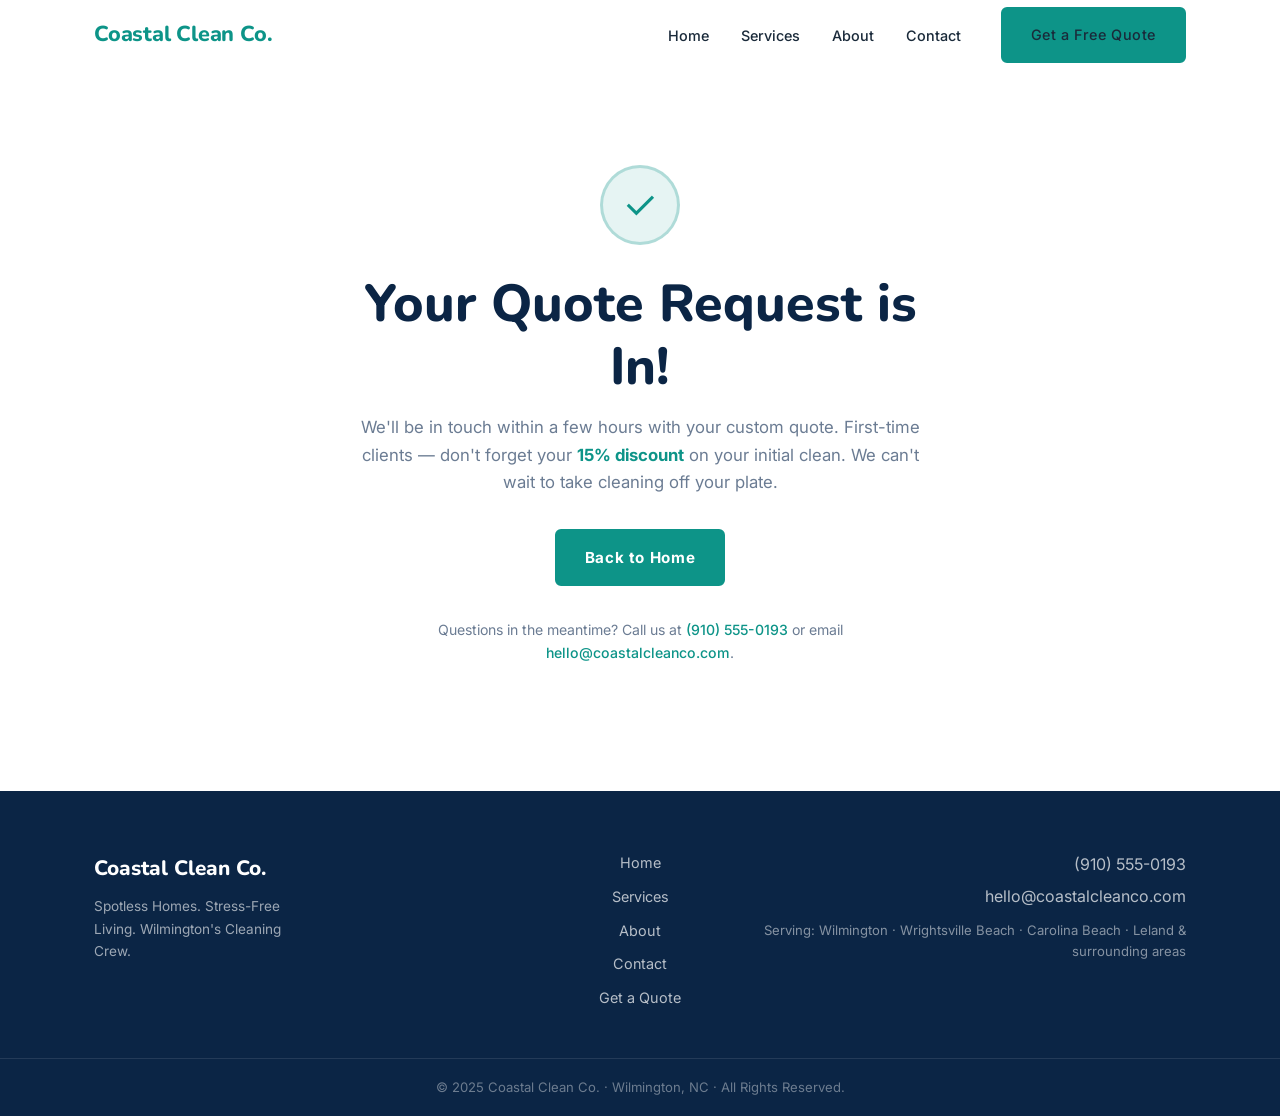
<file: thanks.html>
<!DOCTYPE html>
<html lang="en">
<head>
  <meta charset="UTF-8" />
  <meta name="viewport" content="width=device-width, initial-scale=1.0" />
  <meta name="robots" content="noindex, nofollow" />
  <title>Quote Request Received | Coastal Clean Co.</title>
  <link rel="stylesheet" href="assets/css/style.css" />
  <link rel="preconnect" href="https://fonts.googleapis.com" />
  <link rel="preconnect" href="https://fonts.gstatic.com" crossorigin />
  <link href="https://fonts.googleapis.com/css2?family=Nunito:wght@700;800&family=Inter:wght@400;500&display=swap" rel="stylesheet" />
</head>
<body>

  <!-- ══════════════════════════════
       NAVBAR
  ══════════════════════════════ -->
  <header class="navbar" role="banner">
    <div class="container">
      <nav class="navbar__inner" aria-label="Main navigation">
        <a href="index.html" class="navbar__logo" aria-label="Coastal Clean Co. — Home">Coastal Clean Co.</a>

        <button class="navbar__hamburger" aria-label="Toggle navigation menu" aria-expanded="false" aria-controls="nav-links">
          <span></span><span></span><span></span>
        </button>

        <ul class="navbar__links" id="nav-links" role="list">
          <li><a href="index.html">Home</a></li>
          <li><a href="services.html">Services</a></li>
          <li><a href="about.html">About</a></li>
          <li><a href="contact.html">Contact</a></li>
          <li class="navbar__cta"><a href="contact.html" class="btn btn-primary">Get a Free Quote</a></li>
        </ul>
      </nav>
    </div>
  </header>

  <main>

    <!-- ══════════════════════════════
         THANK YOU
    ══════════════════════════════ -->
    <div class="thanks-page" aria-label="Thank you confirmation">
      <div class="thanks-inner">

        <div class="thanks-check" aria-hidden="true">✓</div>

        <h1>Your Quote Request is In!</h1>

        <p>We'll be in touch within a few hours with your custom quote. First-time clients — don't forget your <strong style="color: var(--teal);">15% discount</strong> on your initial clean. We can't wait to take cleaning off your plate.</p>

        <a href="index.html" class="btn btn-primary">Back to Home</a>

        <p style="margin-top: 32px; font-size: 0.88rem; color: var(--text-muted);">
          Questions in the meantime? Call us at
          <a href="tel:+19105550193" style="color: var(--teal); font-weight: 500;">(910) 555-0193</a>
          or email
          <a href="mailto:hello@coastalcleanco.com" style="color: var(--teal); font-weight: 500;">hello@coastalcleanco.com</a>.
        </p>

      </div>
    </div>

  </main>

  <!-- ══════════════════════════════
       FOOTER
  ══════════════════════════════ -->
  <footer class="footer" role="contentinfo">
    <div class="container">
      <div class="footer__inner">

        <div class="footer__brand">
          <div class="footer__logo">Coastal Clean Co.</div>
          <p class="footer__tagline">Spotless Homes. Stress-Free Living. Wilmington's Cleaning Crew.</p>
        </div>

        <nav class="footer__nav" aria-label="Footer navigation">
          <a href="index.html">Home</a>
          <a href="services.html">Services</a>
          <a href="about.html">About</a>
          <a href="contact.html">Contact</a>
          <a href="contact.html">Get a Quote</a>
        </nav>

        <div class="footer__contact">
          <p><a href="tel:+19105550193">(910) 555-0193</a></p>
          <p><a href="mailto:hello@coastalcleanco.com">hello@coastalcleanco.com</a></p>
          <p class="footer__areas">Serving: Wilmington · Wrightsville Beach · Carolina Beach · Leland &amp; surrounding areas</p>
        </div>

      </div>
    </div>
    <div class="footer__bottom">
      <div class="container">
        &copy; 2025 Coastal Clean Co. &middot; Wilmington, NC &middot; All Rights Reserved.
      </div>
    </div>
  </footer>

  <script src="assets/js/main.js"></script>
</body>
</html>
</file>
<file: assets/css/style.css>
/* =============================================================
   Coastal Clean Co. — Main Stylesheet
   Rising Tide Digital LLC
   ============================================================= */

/* ── Google Fonts ── */
@import url('https://fonts.googleapis.com/css2?family=Nunito:wght@700;800&family=Inter:wght@400;500&display=swap');

/* ── Custom Properties ── */
:root {
  --white:       #FFFFFF;
  --sky-blue:    #E8F4FD;
  --teal:        #0D9488;
  --teal-dark:   #0a7a70;
  --teal-light:  rgba(13,148,136,0.10);
  --navy:        #0B2545;
  --gray-light:  #F7F9FC;
  --text:        #1A2A3A;
  --text-muted:  #6b7c93;
  --border:      #e2eaf2;

  --font-heading: 'Nunito', sans-serif;
  --font-body:    'Inter', sans-serif;

  --radius:      6px;
  --radius-lg:   12px;
  --shadow-sm:   0 2px 8px rgba(11,37,69,0.07);
  --shadow-md:   0 4px 20px rgba(11,37,69,0.10);
  --shadow-teal: 0 8px 24px rgba(13,148,136,0.15);

  --section-pad-desktop: 80px;
  --section-pad-mobile:  50px;
}

/* ── Reset & Base ── */
*, *::before, *::after { box-sizing: border-box; margin: 0; padding: 0; }

html { scroll-behavior: smooth; font-size: 16px; }

body {
  font-family: var(--font-body);
  color: var(--text);
  background: var(--white);
  line-height: 1.65;
  -webkit-font-smoothing: antialiased;
}

img { max-width: 100%; display: block; }
a  { color: inherit; text-decoration: none; }
ul { list-style: none; }

/* ── Typography ── */
h1, h2, h3, h4 {
  font-family: var(--font-heading);
  color: var(--navy);
  line-height: 1.2;
}

h1 { font-size: clamp(2rem, 5vw, 3.25rem); font-weight: 800; }
h2 { font-size: clamp(1.6rem, 3.5vw, 2.4rem); font-weight: 800; }
h3 { font-size: 1.2rem; font-weight: 700; }
p  { font-size: 1rem; color: var(--text); }

/* ── Container ── */
.container {
  width: 100%;
  max-width: 1140px;
  margin: 0 auto;
  padding: 0 24px;
}

/* ── Buttons ── */
.btn {
  display: inline-block;
  padding: 14px 28px;
  font-family: var(--font-body);
  font-size: 0.95rem;
  font-weight: 700;
  border-radius: var(--radius);
  letter-spacing: 0.04em;
  cursor: pointer;
  transition: background 0.2s ease, color 0.2s ease,
              box-shadow 0.2s ease, transform 0.15s ease;
  border: 2px solid transparent;
  text-align: center;
}

.btn-primary {
  background: var(--teal);
  color: var(--white);
  border-color: var(--teal);
}
.btn-primary:hover {
  background: var(--teal-dark);
  border-color: var(--teal-dark);
  box-shadow: var(--shadow-teal);
  transform: translateY(-1px);
}

.btn-secondary {
  background: var(--white);
  color: var(--teal);
  border-color: var(--teal);
}
.btn-secondary:hover {
  background: var(--teal);
  color: var(--white);
  transform: translateY(-1px);
}

.btn-white {
  background: var(--white);
  color: var(--navy);
  border-color: var(--white);
}
.btn-white:hover {
  background: var(--sky-blue);
  box-shadow: var(--shadow-md);
  transform: translateY(-1px);
}

/* ── Navbar ── */
.navbar {
  position: sticky;
  top: 0;
  z-index: 1000;
  background: var(--white);
  border-bottom: 1px solid transparent;
  transition: border-color 0.3s, box-shadow 0.3s;
}
.navbar.scrolled {
  border-color: var(--border);
  box-shadow: 0 2px 12px rgba(11,37,69,0.08);
}

.navbar__inner {
  display: flex;
  align-items: center;
  justify-content: space-between;
  height: 70px;
}

.navbar__logo {
  font-family: var(--font-heading);
  font-size: 1.35rem;
  font-weight: 800;
  color: var(--teal);
  letter-spacing: -0.01em;
}

.navbar__links {
  display: flex;
  align-items: center;
  gap: 32px;
}

.navbar__links a {
  font-size: 0.9rem;
  font-weight: 500;
  color: var(--text);
  transition: color 0.2s;
  position: relative;
}
.navbar__links a::after {
  content: '';
  position: absolute;
  bottom: -3px; left: 0;
  width: 0; height: 2px;
  background: var(--teal);
  transition: width 0.2s;
}
.navbar__links a:hover { color: var(--teal); }
.navbar__links a:hover::after { width: 100%; }

.navbar__cta { margin-left: 8px; }

/* Hamburger */
.navbar__hamburger {
  display: none;
  flex-direction: column;
  justify-content: center;
  gap: 5px;
  width: 32px;
  height: 32px;
  background: none;
  border: none;
  cursor: pointer;
  padding: 2px;
}
.navbar__hamburger span {
  display: block;
  height: 2px;
  background: var(--navy);
  border-radius: 2px;
  transition: transform 0.3s, opacity 0.3s;
}
.navbar__hamburger.open span:nth-child(1) { transform: translateY(7px) rotate(45deg); }
.navbar__hamburger.open span:nth-child(2) { opacity: 0; }
.navbar__hamburger.open span:nth-child(3) { transform: translateY(-7px) rotate(-45deg); }

/* Mobile nav */
@media (max-width: 767px) {
  .navbar__hamburger { display: flex; }
  .navbar__links {
    display: none;
    flex-direction: column;
    align-items: flex-start;
    gap: 0;
    position: absolute;
    top: 70px; left: 0;
    width: 100%;
    background: var(--white);
    border-top: 1px solid var(--border);
    box-shadow: var(--shadow-md);
    padding: 16px 24px 24px;
  }
  .navbar__links.open { display: flex; }
  .navbar__links a {
    padding: 10px 0;
    width: 100%;
    border-bottom: 1px solid var(--border);
    font-size: 1rem;
  }
  .navbar__links a:last-of-type { border-bottom: none; }
  .navbar__cta { margin: 12px 0 0; width: 100%; }
  .navbar__cta .btn { width: 100%; text-align: center; }
}

/* ── Hero (Homepage) ── */
.hero {
  background: var(--white);
  padding: 90px 0 0;
  overflow: hidden;
  position: relative;
}

.hero__inner {
  display: grid;
  grid-template-columns: 1fr 1fr;
  gap: 48px;
  align-items: center;
}

.hero__eyebrow {
  display: inline-block;
  background: var(--teal-light);
  color: var(--teal);
  font-size: 0.8rem;
  font-weight: 700;
  letter-spacing: 0.08em;
  text-transform: uppercase;
  padding: 6px 14px;
  border-radius: 99px;
  margin-bottom: 20px;
}

.hero__headline { margin-bottom: 18px; }

.hero__sub {
  font-size: 1.1rem;
  color: var(--text-muted);
  margin-bottom: 32px;
  max-width: 480px;
}

.hero__btns { display: flex; gap: 14px; flex-wrap: wrap; }

.hero__image {
  width: 100%;
  max-width: 480px;
  height: 380px;
  border-radius: var(--radius-lg);
  object-fit: cover;
  object-position: center;
  margin: 0 auto;
  display: block;
  box-shadow: var(--shadow-md);
}

/* Trust bar */
.trust-bar {
  margin-top: 60px;
  padding: 20px 0;
  background: var(--sky-blue);
  clip-path: polygon(0 15%, 100% 0%, 100% 100%, 0 100%);
  padding-top: 50px;
}

.trust-bar__inner {
  display: flex;
  flex-wrap: wrap;
  justify-content: center;
  gap: 24px 40px;
}

.trust-bar__item {
  font-size: 0.9rem;
  font-weight: 500;
  color: var(--navy);
  display: flex;
  align-items: center;
  gap: 7px;
}

/* ── Section shared ── */
.section {
  padding: var(--section-pad-desktop) 0;
}
.section--gray  { background: var(--gray-light); }
.section--navy  { background: var(--navy); }
.section--teal  { background: var(--teal); }
.section--sky   { background: var(--sky-blue); }

.section__header { text-align: center; margin-bottom: 50px; }
.section__header h2 { margin-bottom: 12px; }
.section__header p  { color: var(--text-muted); font-size: 1.05rem; max-width: 560px; margin: 0 auto; }

.section--navy .section__header h2,
.section--teal .section__header h2 { color: var(--white); }
.section--navy .section__header p  { color: rgba(255,255,255,0.7); }
.section--teal .section__header p  { color: rgba(255,255,255,0.85); }

/* ── Services Grid ── */
.services-grid {
  display: grid;
  grid-template-columns: repeat(3, 1fr);
  gap: 24px;
}

.service-card {
  background: var(--white);
  border-radius: var(--radius-lg);
  padding: 28px 24px;
  box-shadow: var(--shadow-sm);
  transition: transform 0.2s, box-shadow 0.2s;
}
.service-card:hover {
  transform: translateY(-3px);
  box-shadow: var(--shadow-teal);
}

.service-card__icon { font-size: 2rem; margin-bottom: 14px; }
.service-card__name { font-family: var(--font-heading); font-weight: 700; font-size: 1.05rem; margin-bottom: 8px; color: var(--navy); }
.service-card__desc { font-size: 0.9rem; color: var(--text-muted); }

/* ── How It Works ── */
.steps {
  display: grid;
  grid-template-columns: repeat(3, 1fr);
  gap: 0;
  position: relative;
}

.steps::before {
  content: '';
  position: absolute;
  top: 32px;
  left: calc(16.667% + 32px);
  right: calc(16.667% + 32px);
  height: 3px;
  background: linear-gradient(90deg, var(--teal), var(--teal));
  opacity: 0.25;
  z-index: 0;
}

.step {
  display: flex;
  flex-direction: column;
  align-items: center;
  text-align: center;
  padding: 0 24px;
  position: relative;
  z-index: 1;
}

.step__circle {
  width: 64px; height: 64px;
  border-radius: 50%;
  background: var(--teal);
  color: var(--white);
  display: flex;
  align-items: center;
  justify-content: center;
  font-family: var(--font-heading);
  font-size: 1.4rem;
  font-weight: 800;
  margin-bottom: 20px;
  box-shadow: 0 4px 16px rgba(13,148,136,0.3);
}

.step__title { font-family: var(--font-heading); font-weight: 700; font-size: 1.1rem; margin-bottom: 8px; color: var(--navy); }
.step__desc  { font-size: 0.9rem; color: var(--text-muted); max-width: 220px; }

/* ── Testimonials ── */
.testimonials-grid {
  display: grid;
  grid-template-columns: repeat(3, 1fr);
  gap: 24px;
}

.testimonial-card {
  background: var(--white);
  border-radius: var(--radius-lg);
  padding: 28px 24px;
  box-shadow: var(--shadow-sm);
  border-top: 4px solid var(--teal);
  transition: transform 0.2s, box-shadow 0.2s;
}
.testimonial-card:hover {
  transform: translateY(-3px);
  box-shadow: var(--shadow-teal);
}

.testimonial-card__stars { color: #f59e0b; font-size: 1rem; margin-bottom: 14px; letter-spacing: 2px; }
.testimonial-card__quote { font-size: 0.95rem; color: var(--text); line-height: 1.7; margin-bottom: 18px; font-style: italic; }
.testimonial-card__author { font-family: var(--font-heading); font-weight: 700; font-size: 0.9rem; color: var(--navy); }
.testimonial-card__location { font-size: 0.82rem; color: var(--text-muted); margin-top: 2px; }

/* ── Trust Section ── */
.trust-section__inner {
  display: grid;
  grid-template-columns: 1fr 1fr;
  gap: 64px;
  align-items: center;
}

.trust-section__headline { margin-bottom: 28px; }
.trust-points { display: flex; flex-direction: column; gap: 16px; }
.trust-point {
  display: flex;
  align-items: flex-start;
  gap: 14px;
  font-size: 0.97rem;
}
.trust-point__icon {
  width: 32px; height: 32px;
  border-radius: 50%;
  background: var(--teal-light);
  display: flex;
  align-items: center;
  justify-content: center;
  font-size: 0.9rem;
  flex-shrink: 0;
  margin-top: 2px;
}
.trust-point__text strong { display: block; font-weight: 700; color: var(--navy); font-family: var(--font-heading); font-size: 1rem; }
.trust-point__text span   { color: var(--text-muted); font-size: 0.9rem; }

.trust-section__image {
  width: 100%;
  height: 340px;
  border-radius: var(--radius-lg);
  object-fit: cover;
  object-position: center;
  display: block;
  box-shadow: var(--shadow-md);
}

/* ── CTA Banner ── */
.cta-banner {
  background: var(--teal);
  padding: var(--section-pad-desktop) 0;
  text-align: center;
}
.cta-banner h2 { color: var(--white); margin-bottom: 10px; }
.cta-banner p  { color: rgba(255,255,255,0.85); font-size: 1.05rem; margin-bottom: 30px; }

/* ── Footer ── */
.footer {
  background: var(--navy);
  padding: 60px 0 0;
  color: rgba(255,255,255,0.75);
}

.footer__inner {
  display: grid;
  grid-template-columns: 1fr auto 1fr;
  gap: 40px;
  align-items: start;
  padding-bottom: 48px;
}

.footer__logo {
  font-family: var(--font-heading);
  font-size: 1.3rem;
  font-weight: 800;
  color: var(--white);
  margin-bottom: 10px;
}
.footer__tagline { font-size: 0.85rem; max-width: 220px; color: rgba(255,255,255,0.6); }

.footer__nav { display: flex; flex-direction: column; gap: 10px; text-align: center; }
.footer__nav a { font-size: 0.9rem; color: rgba(255,255,255,0.7); transition: color 0.2s; }
.footer__nav a:hover { color: var(--white); }

.footer__contact { text-align: right; font-size: 0.9rem; }
.footer__contact a { color: rgba(255,255,255,0.7); transition: color 0.2s; }
.footer__contact a:hover { color: var(--white); }
.footer__contact p { margin-bottom: 6px; }
.footer__areas { margin-top: 10px; font-size: 0.82rem; color: rgba(255,255,255,0.5); }

.footer__bottom {
  border-top: 1px solid rgba(255,255,255,0.1);
  padding: 18px 0;
  text-align: center;
  font-size: 0.82rem;
  color: rgba(255,255,255,0.4);
}

/* ── Page Heroes (inner pages) ── */
.page-hero {
  background: var(--teal);
  padding: 70px 0;
  text-align: center;
}
.page-hero h1 { color: var(--white); margin-bottom: 14px; }
.page-hero p  { color: rgba(255,255,255,0.85); font-size: 1.1rem; max-width: 600px; margin: 0 auto; }

.page-hero--navy { background: var(--navy); }
.page-hero--gray {
  background: var(--gray-light);
  padding: 60px 0;
}
.page-hero--gray h1 { color: var(--teal); }
.page-hero--gray p  { color: var(--text-muted); }

/* ── Services Page ── */
.service-section {
  padding: var(--section-pad-desktop) 0;
}
.service-section--alt { background: var(--gray-light); }

.service-section__inner {
  display: grid;
  gap: 32px;
}

.service-section__header { display: flex; align-items: center; gap: 14px; margin-bottom: 16px; }
.service-section__icon { font-size: 2.2rem; }
.service-section__body p { color: var(--text-muted); margin-bottom: 14px; }
.service-section__body p:last-of-type { margin-bottom: 20px; }

.service-tasks {
  list-style: none;
  display: grid;
  grid-template-columns: 1fr 1fr;
  gap: 8px 24px;
  margin-bottom: 28px;
}
.service-tasks li {
  font-size: 0.92rem;
  color: var(--text);
  display: flex;
  align-items: center;
  gap: 8px;
}
.service-tasks li::before {
  content: '✓';
  color: var(--teal);
  font-weight: 700;
  flex-shrink: 0;
}

/* Pricing section */
.pricing-section {
  background: var(--navy);
  padding: var(--section-pad-desktop) 0;
  text-align: center;
}
.pricing-section h2 { color: var(--white); margin-bottom: 12px; }
.pricing-section p  { color: rgba(255,255,255,0.75); font-size: 1.05rem; margin-bottom: 30px; max-width: 560px; margin-left: auto; margin-right: auto; }

/* ── About Page ── */
.bio-section {
  padding: var(--section-pad-desktop) 0;
  background: var(--white);
}
.bio-section__inner {
  display: grid;
  grid-template-columns: 1fr 1fr;
  gap: 64px;
  align-items: center;
}
.bio-section__text p { color: var(--text-muted); margin-bottom: 18px; font-size: 1rem; line-height: 1.75; }
.bio-section__text p:last-child { margin-bottom: 0; }
.bio-section__image {
  width: 100%;
  max-width: 400px;
  height: 400px;
  border-radius: var(--radius-lg);
  object-fit: cover;
  object-position: top center;
  display: block;
  margin: 0 auto;
  box-shadow: var(--shadow-md);
}

/* Values */
.values-grid {
  display: grid;
  grid-template-columns: repeat(3, 1fr);
  gap: 24px;
}
.value-card {
  background: var(--white);
  border-radius: var(--radius-lg);
  padding: 32px 24px;
  box-shadow: var(--shadow-sm);
  border-top: 4px solid var(--teal);
  transition: transform 0.2s, box-shadow 0.2s;
  text-align: center;
}
.value-card:hover { transform: translateY(-3px); box-shadow: var(--shadow-teal); }
.value-card__icon { font-size: 2.5rem; margin-bottom: 16px; }
.value-card__title { font-family: var(--font-heading); font-weight: 700; font-size: 1.15rem; color: var(--navy); margin-bottom: 10px; }
.value-card__desc { font-size: 0.9rem; color: var(--text-muted); }

/* Team */
.team-grid {
  display: grid;
  grid-template-columns: repeat(3, 1fr);
  gap: 24px;
}
.team-card {
  background: var(--white);
  border-radius: var(--radius-lg);
  padding: 32px 24px;
  box-shadow: var(--shadow-sm);
  text-align: center;
  transition: transform 0.2s, box-shadow 0.2s;
}
.team-card:hover { transform: translateY(-3px); box-shadow: var(--shadow-teal); }

.team-card__avatar {
  width: 80px;
  height: 80px;
  border-radius: 50%;
  object-fit: cover;
  object-position: top center;
  display: block;
  margin: 0 auto 16px;
  border: 3px solid var(--teal);
}
.team-card__name { font-family: var(--font-heading); font-weight: 700; font-size: 1.05rem; color: var(--navy); margin-bottom: 4px; }
.team-card__role { font-size: 0.88rem; color: var(--text-muted); }
.team-note { text-align: center; font-size: 0.88rem; color: var(--text-muted); margin-top: 24px; font-style: italic; }

/* ── Contact Page ── */
.contact-layout {
  padding: var(--section-pad-desktop) 0;
  background: var(--gray-light);
}
.contact-layout__inner {
  display: grid;
  grid-template-columns: 1fr 380px;
  gap: 48px;
  align-items: start;
}

.contact-form-wrap {
  background: var(--white);
  border-radius: var(--radius-lg);
  padding: 40px;
  box-shadow: var(--shadow-md);
}

.form-row { display: grid; grid-template-columns: 1fr 1fr; gap: 20px; }

.form-group {
  display: flex;
  flex-direction: column;
  gap: 6px;
  margin-bottom: 20px;
}
.form-group:last-child { margin-bottom: 0; }

.form-group label {
  font-size: 0.88rem;
  font-weight: 500;
  color: var(--navy);
}
.form-group span.required { color: var(--teal); margin-left: 2px; }

.form-group input,
.form-group select,
.form-group textarea {
  width: 100%;
  padding: 12px 14px;
  border: 1.5px solid var(--border);
  border-radius: var(--radius);
  font-family: var(--font-body);
  font-size: 0.95rem;
  color: var(--text);
  background: var(--white);
  transition: border-color 0.2s, box-shadow 0.2s;
  outline: none;
  appearance: none;
}
.form-group input:focus,
.form-group select:focus,
.form-group textarea:focus {
  border-color: var(--teal);
  box-shadow: 0 0 0 3px rgba(13,148,136,0.1);
}
.form-group textarea { resize: vertical; min-height: 110px; }

.form-group select {
  background-image: url("data:image/svg+xml,%3Csvg xmlns='http://www.w3.org/2000/svg' width='12' height='8' viewBox='0 0 12 8'%3E%3Cpath d='M1 1l5 5 5-5' stroke='%236b7c93' stroke-width='1.5' fill='none' stroke-linecap='round'/%3E%3C/svg%3E");
  background-repeat: no-repeat;
  background-position: right 14px center;
  padding-right: 36px;
}

.form-submit { margin-top: 24px; }
.form-submit .btn { width: 100%; font-size: 1rem; padding: 15px; }

/* Contact sidebar */
.contact-info-box {
  background: rgba(13,148,136,0.07);
  border: 1.5px solid rgba(13,148,136,0.2);
  border-radius: var(--radius-lg);
  padding: 28px 24px;
}
.contact-info-box__title {
  font-family: var(--font-heading);
  font-size: 1rem;
  font-weight: 700;
  color: var(--teal);
  margin-bottom: 16px;
  display: flex;
  align-items: center;
  gap: 8px;
}
.contact-info-box p {
  font-size: 0.92rem;
  color: var(--text-muted);
  margin-bottom: 10px;
}
.contact-info-box strong { color: var(--navy); font-weight: 600; }
.contact-info-box a { color: var(--teal); }
.contact-info-box a:hover { text-decoration: underline; }
.contact-info-box .divider { border: none; border-top: 1px solid rgba(13,148,136,0.15); margin: 16px 0; }

/* ── Thanks Page ── */
.thanks-page {
  min-height: 80vh;
  display: flex;
  align-items: center;
  justify-content: center;
  text-align: center;
  padding: 80px 24px;
}
.thanks-inner { max-width: 560px; }
.thanks-check {
  width: 80px; height: 80px;
  background: rgba(13,148,136,0.1);
  border-radius: 50%;
  display: flex;
  align-items: center;
  justify-content: center;
  font-size: 2.5rem;
  margin: 0 auto 28px;
  color: var(--teal);
  border: 3px solid rgba(13,148,136,0.25);
}
.thanks-inner h1 { margin-bottom: 16px; }
.thanks-inner p  { color: var(--text-muted); font-size: 1.05rem; margin-bottom: 32px; }

/* ── Utility ── */
.text-center { text-align: center; }
.text-teal   { color: var(--teal); }
.text-navy   { color: var(--navy); }
.text-white  { color: var(--white); }
.mt-8  { margin-top: 8px; }
.mt-16 { margin-top: 16px; }
.mt-24 { margin-top: 24px; }
.mt-32 { margin-top: 32px; }
.mb-8  { margin-bottom: 8px; }
.mb-16 { margin-bottom: 16px; }

/* ── Responsive ── */
@media (max-width: 1023px) {
  .services-grid         { grid-template-columns: repeat(2, 1fr); }
  .testimonials-grid     { grid-template-columns: repeat(2, 1fr); }
  .trust-section__inner  { gap: 40px; }
  .footer__inner         { grid-template-columns: 1fr 1fr; }
  .footer__contact       { text-align: left; grid-column: span 2; }
  .contact-layout__inner { grid-template-columns: 1fr; }
  .bio-section__inner    { grid-template-columns: 1fr; }
  .bio-section__inner    { gap: 40px; }
  .bio-section__image    { max-width: 100%; height: 300px; }
}

@media (max-width: 767px) {
  :root {
    --section-pad-desktop: var(--section-pad-mobile);
  }

  .hero { padding: 60px 0 0; }
  .hero__inner {
    grid-template-columns: 1fr;
    gap: 36px;
  }
  .hero__image { height: 260px; max-width: 100%; }
  .hero__btns  { flex-direction: column; }
  .hero__btns .btn { width: 100%; text-align: center; }

  .trust-bar { clip-path: none; padding-top: 30px; }
  .trust-bar__inner { flex-direction: column; align-items: center; gap: 14px; }

  .steps {
    grid-template-columns: 1fr;
    gap: 36px;
  }
  .steps::before { display: none; }
  .step { align-items: flex-start; text-align: left; flex-direction: row; gap: 18px; }
  .step__circle { flex-shrink: 0; margin-bottom: 0; }
  .step__desc { max-width: none; }

  .services-grid      { grid-template-columns: 1fr; }
  .testimonials-grid  { grid-template-columns: 1fr; }
  .values-grid        { grid-template-columns: 1fr; }
  .team-grid          { grid-template-columns: 1fr; }
  .trust-section__inner { grid-template-columns: 1fr; }
  .trust-section__image { height: 220px; }

  .footer__inner {
    grid-template-columns: 1fr;
    text-align: center;
  }
  .footer__contact       { text-align: center; grid-column: 1; }
  .footer__tagline       { max-width: none; }
  .footer__areas         { margin-top: 8px; }

  .contact-form-wrap { padding: 24px 20px; }
  .form-row          { grid-template-columns: 1fr; gap: 0; }

  .service-tasks { grid-template-columns: 1fr; }
}

@media (max-width: 480px) {
  h1 { font-size: 1.85rem; }
  h2 { font-size: 1.5rem; }
  .page-hero { padding: 50px 0; }
}
</file>
